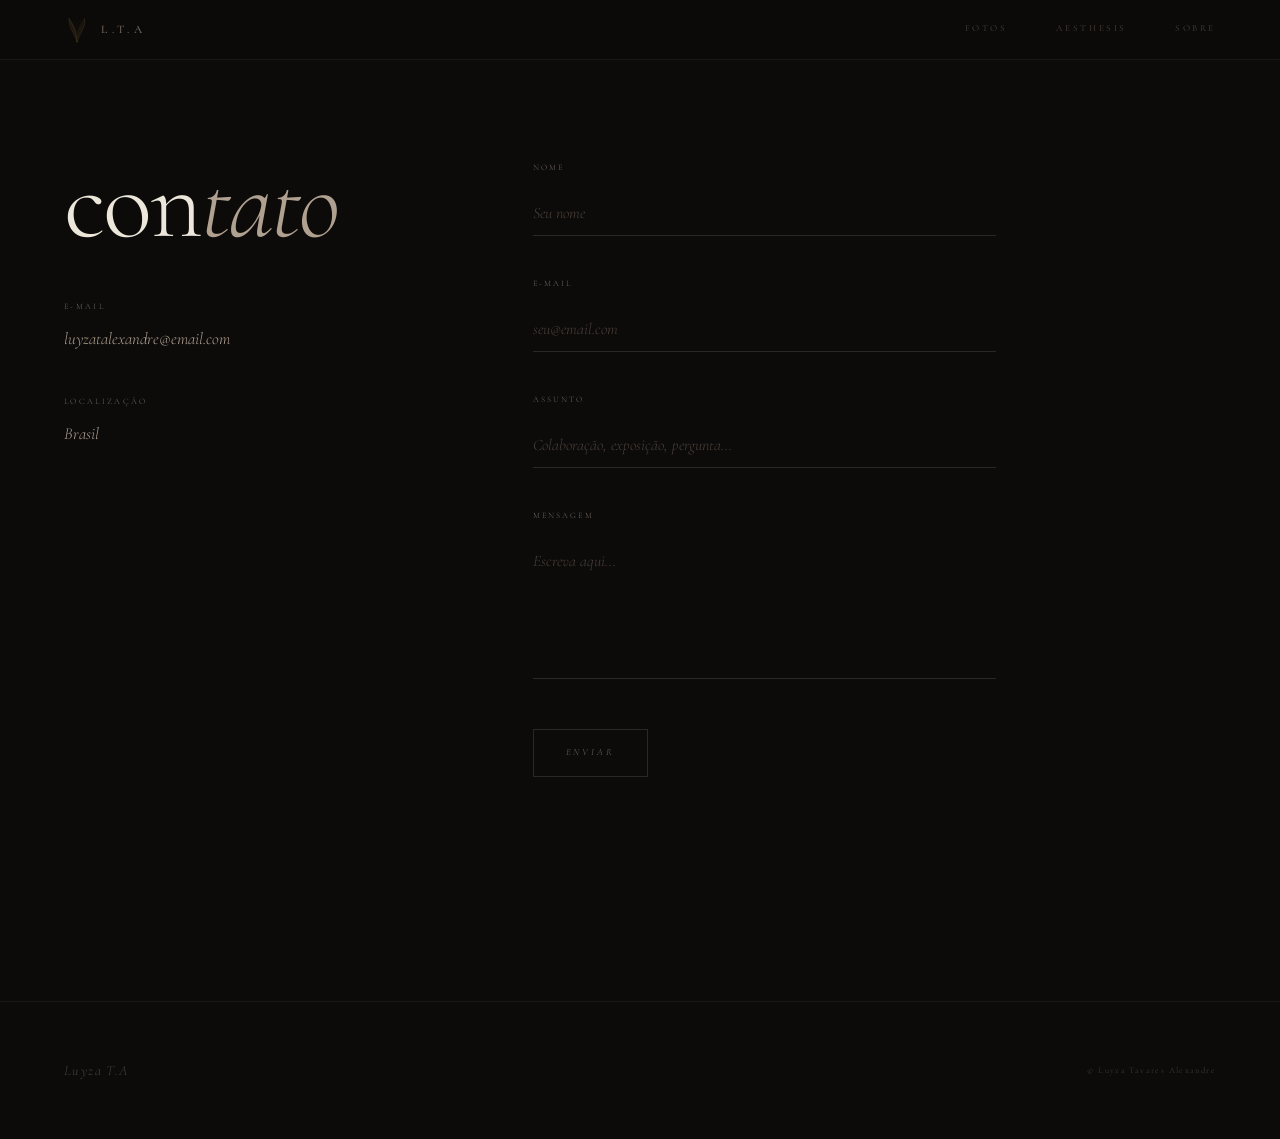
<file: contato.html>
﻿<!DOCTYPE html>
<html lang="pt">
<head>
  <meta charset="UTF-8">
  <meta name="viewport" content="width=device-width, initial-scale=1.0">
  <meta name="description" content="Contato — Luyza Tavares Alexandre">
  <title>Contato — Luyza T.A</title>
  <link rel="preconnect" href="https://fonts.googleapis.com">
  <link rel="preconnect" href="https://fonts.gstatic.com" crossorigin>
  <link href="https://fonts.googleapis.com/css2?family=Cormorant+Garamond:ital,wght@0,300;0,400;0,600;1,300;1,400;1,600&family=EB+Garamond:ital,wght@0,400;0,500;1,400;1,500&display=swap" rel="stylesheet">
  <link rel="stylesheet" href="css/style.css">
</head>
<body>

  <nav id="nav">
    <a href="index.html" class="nav-brand">
      <svg class="nav-feather" viewBox="0 0 100 120" fill="none" xmlns="http://www.w3.org/2000/svg" aria-hidden="true">
        <path d="M50 115 C48 95 44 72 36 52 C28 32 18 18 10 8" stroke="currentColor" stroke-width="1.8" stroke-linecap="round" fill="none"/>
        <path d="M50 115 C58 90 72 68 80 48 C88 28 88 12 84 6 C78 14 68 30 58 50 C50 68 46 90 50 115Z" fill="currentColor" opacity="0.18"/>
        <path d="M50 115 C58 90 72 68 80 48 C88 28 88 12 84 6" stroke="currentColor" stroke-width="1.4" stroke-linecap="round" fill="none"/>
        <path d="M50 115 C42 90 28 68 20 48 C12 28 12 12 16 6 C22 14 32 30 42 50 C50 68 54 90 50 115Z" fill="currentColor" opacity="0.18"/>
        <path d="M50 115 C42 90 28 68 20 48 C12 28 12 12 16 6" stroke="currentColor" stroke-width="1.4" stroke-linecap="round" fill="none"/>
        <path d="M50 6 C52 2 54 0 54 0 C52 4 50 6 50 6 C50 6 48 4 46 0 C46 0 48 2 50 6Z" fill="currentColor"/>
        <path d="M52 95 C60 88 68 82 76 74" stroke="currentColor" stroke-width="0.8" stroke-linecap="round" opacity="0.55" fill="none"/>
        <path d="M51 80 C60 72 70 65 78 57" stroke="currentColor" stroke-width="0.8" stroke-linecap="round" opacity="0.55" fill="none"/>
        <path d="M50 65 C59 56 68 48 76 40" stroke="currentColor" stroke-width="0.8" stroke-linecap="round" opacity="0.55" fill="none"/>
        <path d="M49 50 C57 41 65 33 72 25" stroke="currentColor" stroke-width="0.8" stroke-linecap="round" opacity="0.55" fill="none"/>
        <path d="M48 36 C54 28 60 20 66 13" stroke="currentColor" stroke-width="0.8" stroke-linecap="round" opacity="0.55" fill="none"/>
        <path d="M48 95 C40 88 32 82 24 74" stroke="currentColor" stroke-width="0.8" stroke-linecap="round" opacity="0.55" fill="none"/>
        <path d="M49 80 C40 72 30 65 22 57" stroke="currentColor" stroke-width="0.8" stroke-linecap="round" opacity="0.55" fill="none"/>
        <path d="M50 65 C41 56 32 48 24 40" stroke="currentColor" stroke-width="0.8" stroke-linecap="round" opacity="0.55" fill="none"/>
        <path d="M51 50 C43 41 35 33 28 25" stroke="currentColor" stroke-width="0.8" stroke-linecap="round" opacity="0.55" fill="none"/>
        <path d="M52 36 C46 28 40 20 34 13" stroke="currentColor" stroke-width="0.8" stroke-linecap="round" opacity="0.55" fill="none"/>
        <path d="M50 115 C47 110 44 108 42 112" stroke="currentColor" stroke-width="1.2" stroke-linecap="round" fill="none" opacity="0.6"/>
        <path d="M50 115 C53 110 56 108 58 112" stroke="currentColor" stroke-width="1.2" stroke-linecap="round" fill="none" opacity="0.6"/>
      </svg>
      L.T.A
    </a>
    <button class="nav-toggle" aria-label="Abrir menu" aria-expanded="false">
      <span></span><span></span>
    </button>
    <div class="nav-links">
      <a href="fotos.html">fotos</a>
      <a href="aesthesis.html">aesthesis</a>
      <a href="sobre.html">sobre</a>
    </div>
  </nav>

  <div class="page">

    <div class="contato-layout">

      <!-- ── INFO ──────────────────────────────────────────── -->
      <div class="contato-info">

        <h1 class="page-title reveal">con<em>tato</em></h1>

        <div class="contact-item reveal reveal-delay-1">
          <p class="contact-label">e-mail</p>
          <!-- Replace with your actual email -->
          <a href="mailto:luyzatalexandre@email.com" class="contact-value">
            luyzatalexandre@email.com
          </a>
        </div>

        <div class="contact-item reveal reveal-delay-2">
          <p class="contact-label">localização</p>
          <p class="contact-value">Brasil</p>
        </div>


      </div>

      <!-- ── FORM ───────────────────────────────────────────── -->
      <div class="contact-form reveal reveal-delay-1">
        <!--
          Para receber mensagens do formulário, conecte-o a um serviço como:
          - Formspree (formspree.io) — basta trocar o action abaixo
          - Netlify Forms — adicione data-netlify="true" no <form>
          - EmailJS — configure via JavaScript
        -->
        <form action="#" method="POST" novalidate>

          <div class="form-group">
            <label class="form-label" for="name">nome</label>
            <input
              class="form-input"
              type="text"
              id="name"
              name="name"
              placeholder="Seu nome"
              required
            >
          </div>

          <div class="form-group">
            <label class="form-label" for="email">e-mail</label>
            <input
              class="form-input"
              type="email"
              id="email"
              name="email"
              placeholder="seu@email.com"
              required
            >
          </div>

          <div class="form-group">
            <label class="form-label" for="assunto">assunto</label>
            <input
              class="form-input"
              type="text"
              id="assunto"
              name="assunto"
              placeholder="Colaboração, exposição, pergunta..."
            >
          </div>

          <div class="form-group">
            <label class="form-label" for="mensagem">mensagem</label>
            <textarea
              class="form-textarea"
              id="mensagem"
              name="mensagem"
              placeholder="Escreva aqui..."
              required
            ></textarea>
          </div>

          <button type="submit" class="btn-submit">
            enviar
          </button>

        </form>
      </div>

    </div>

    <!-- ── FOOTER ─────────────────────────────────────────── -->
    <footer>
      <span class="footer-name">Luyza T.A</span>
      <span class="footer-copy">
        &copy; Luyza Tavares Alexandre
      </span>
    </footer>

  </div><!-- .page -->

  <script src="js/main.js"></script>
</body>
</html>
</file>
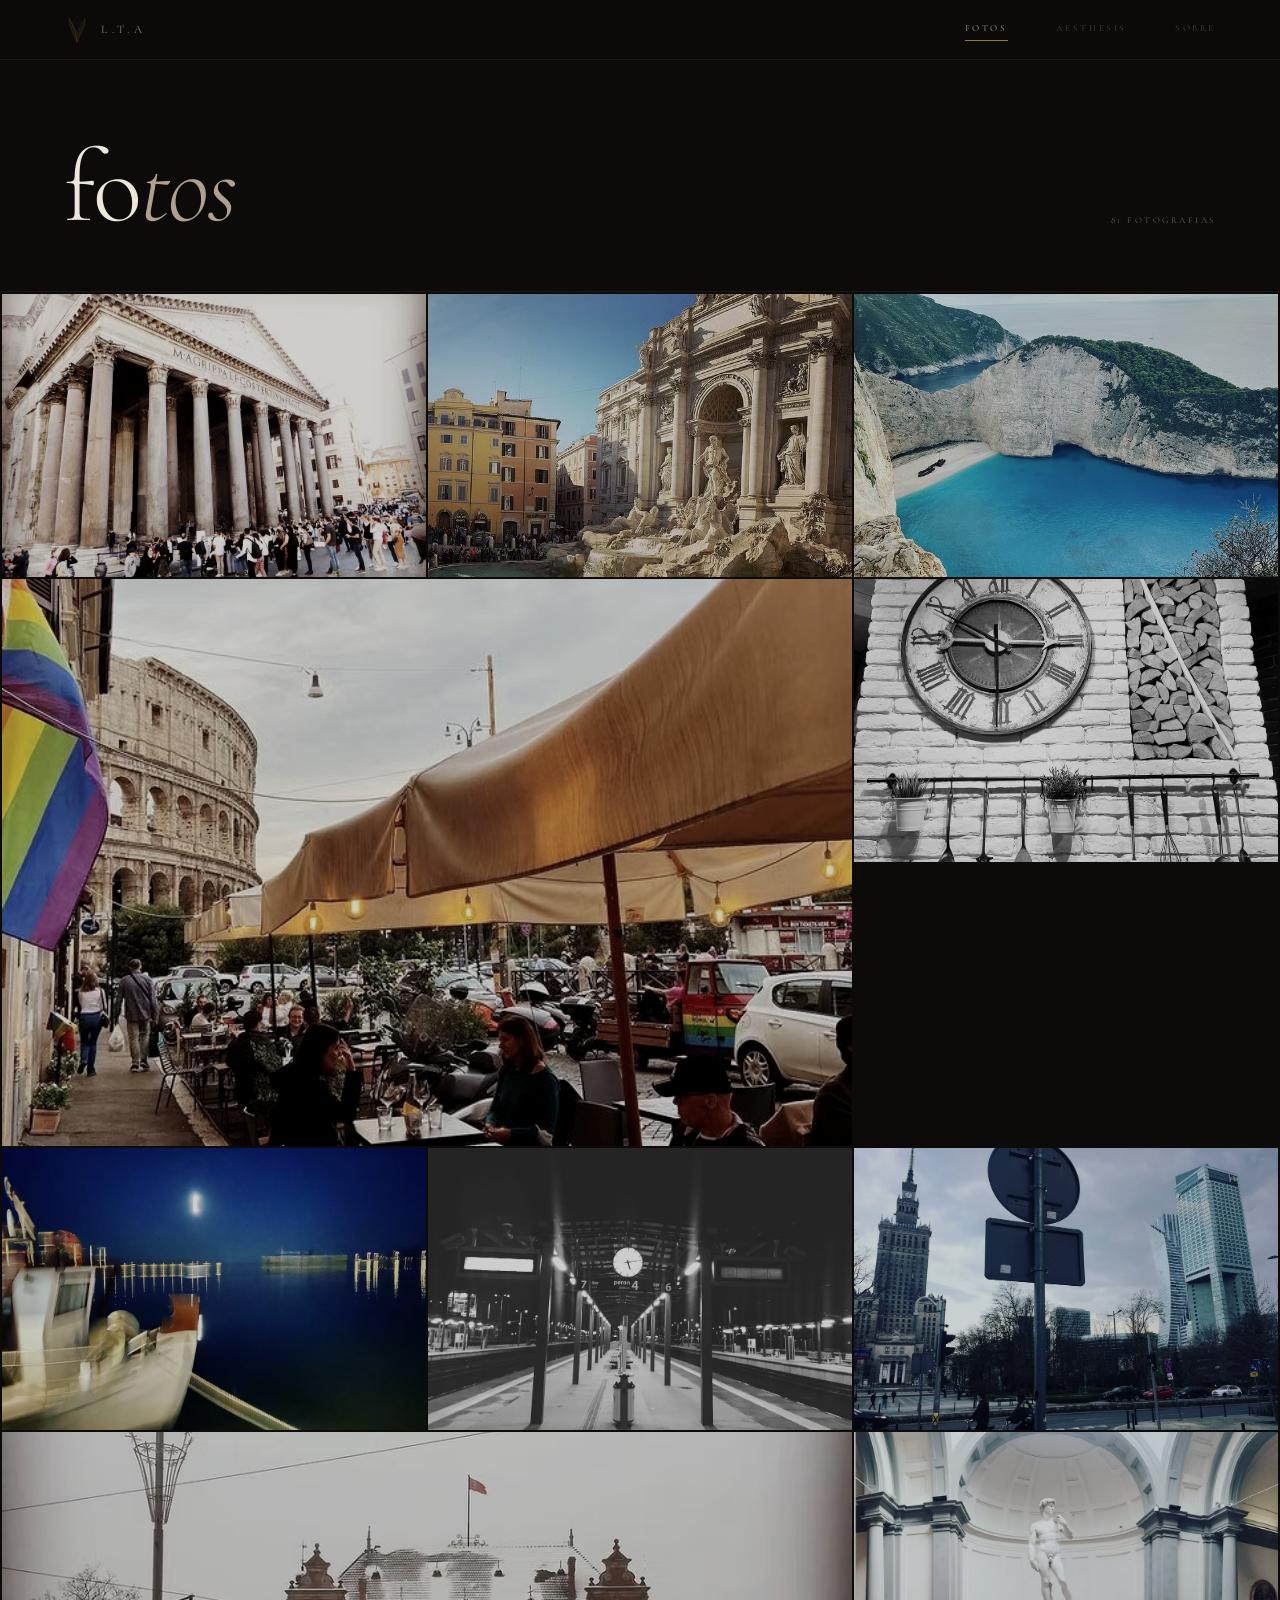
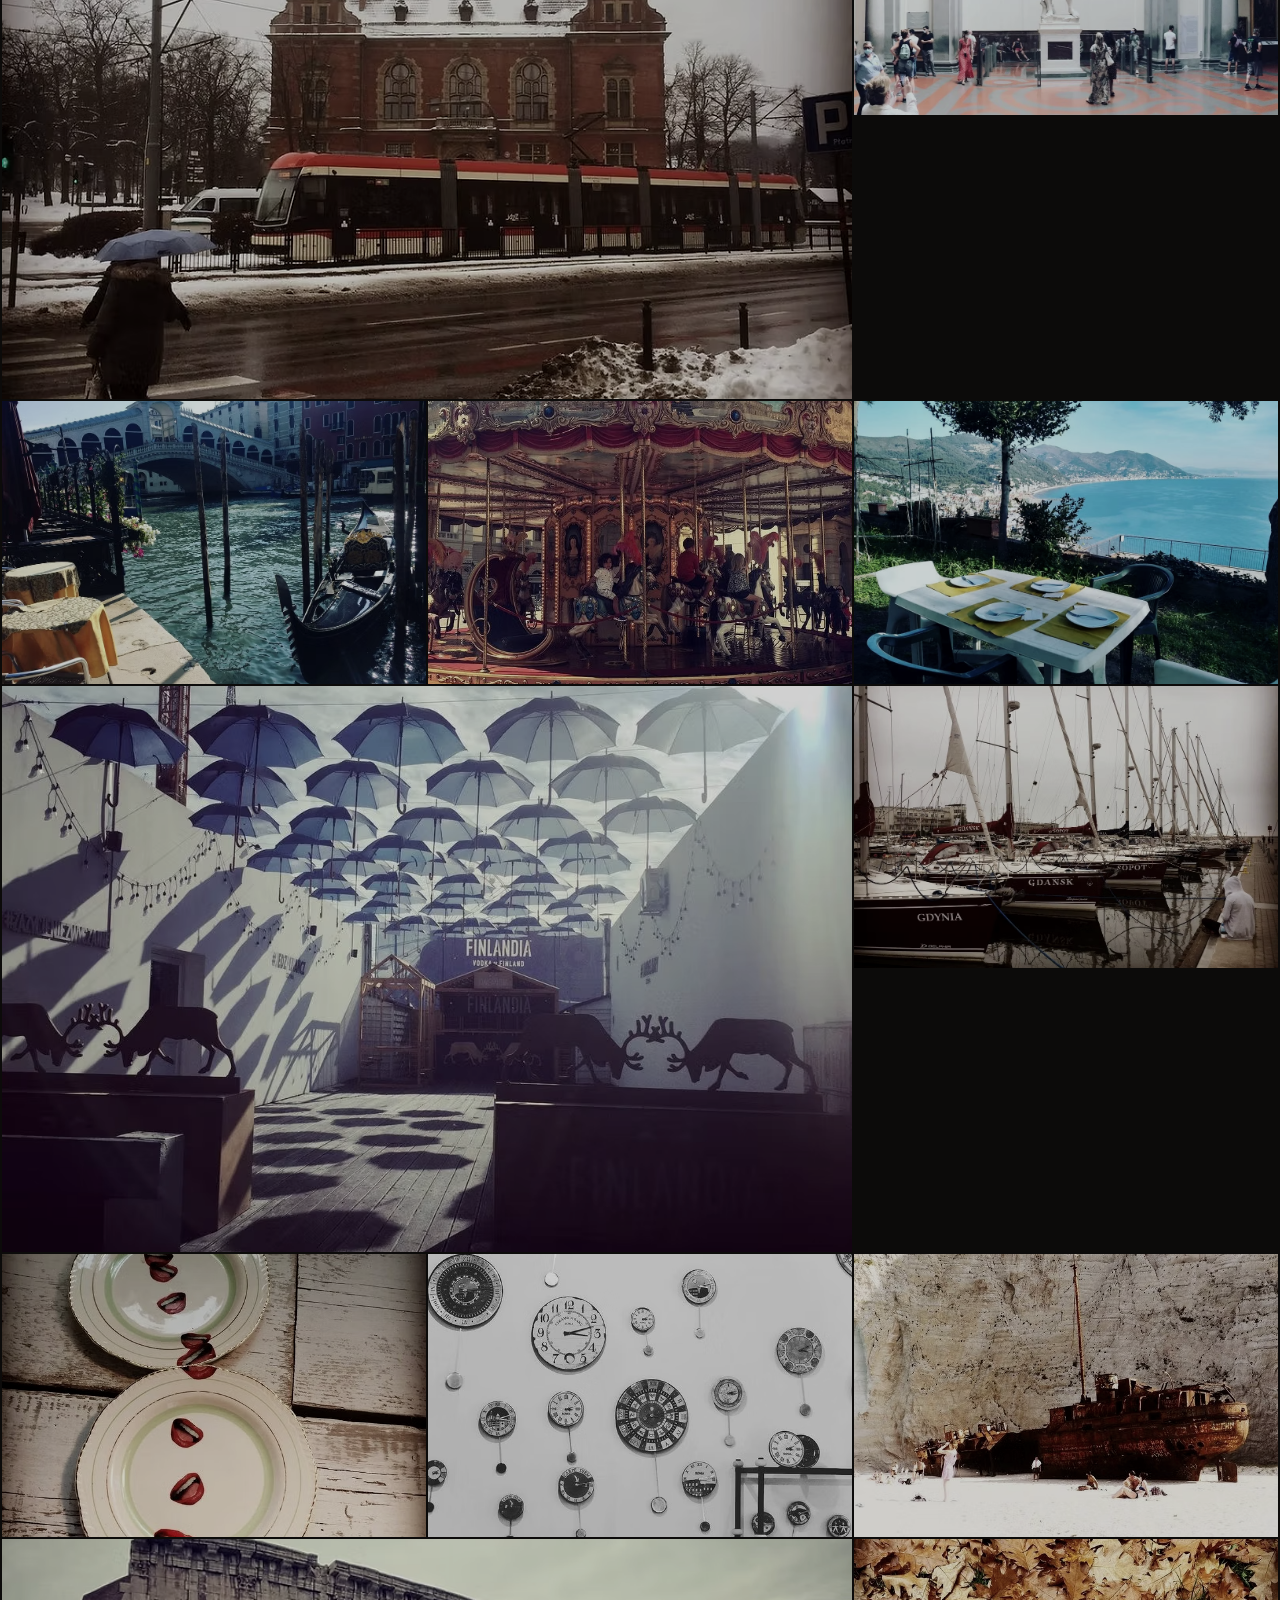
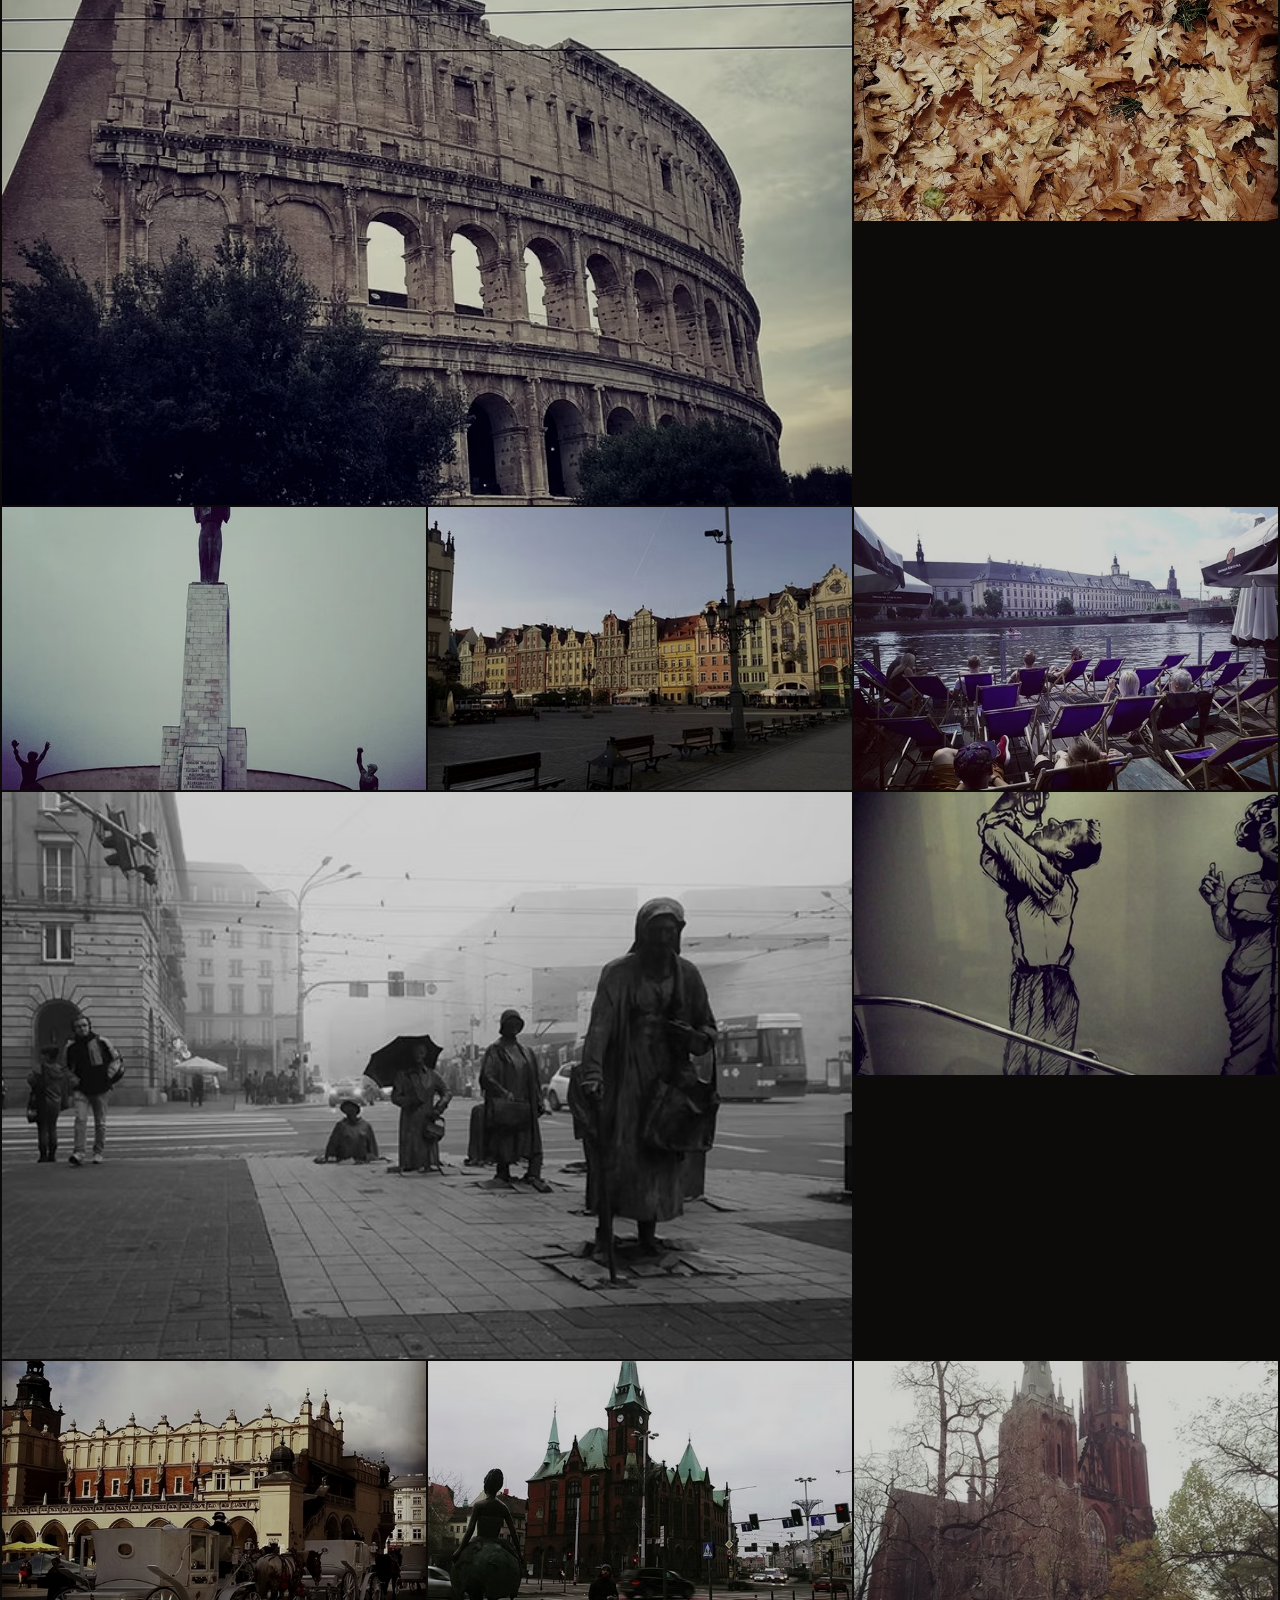
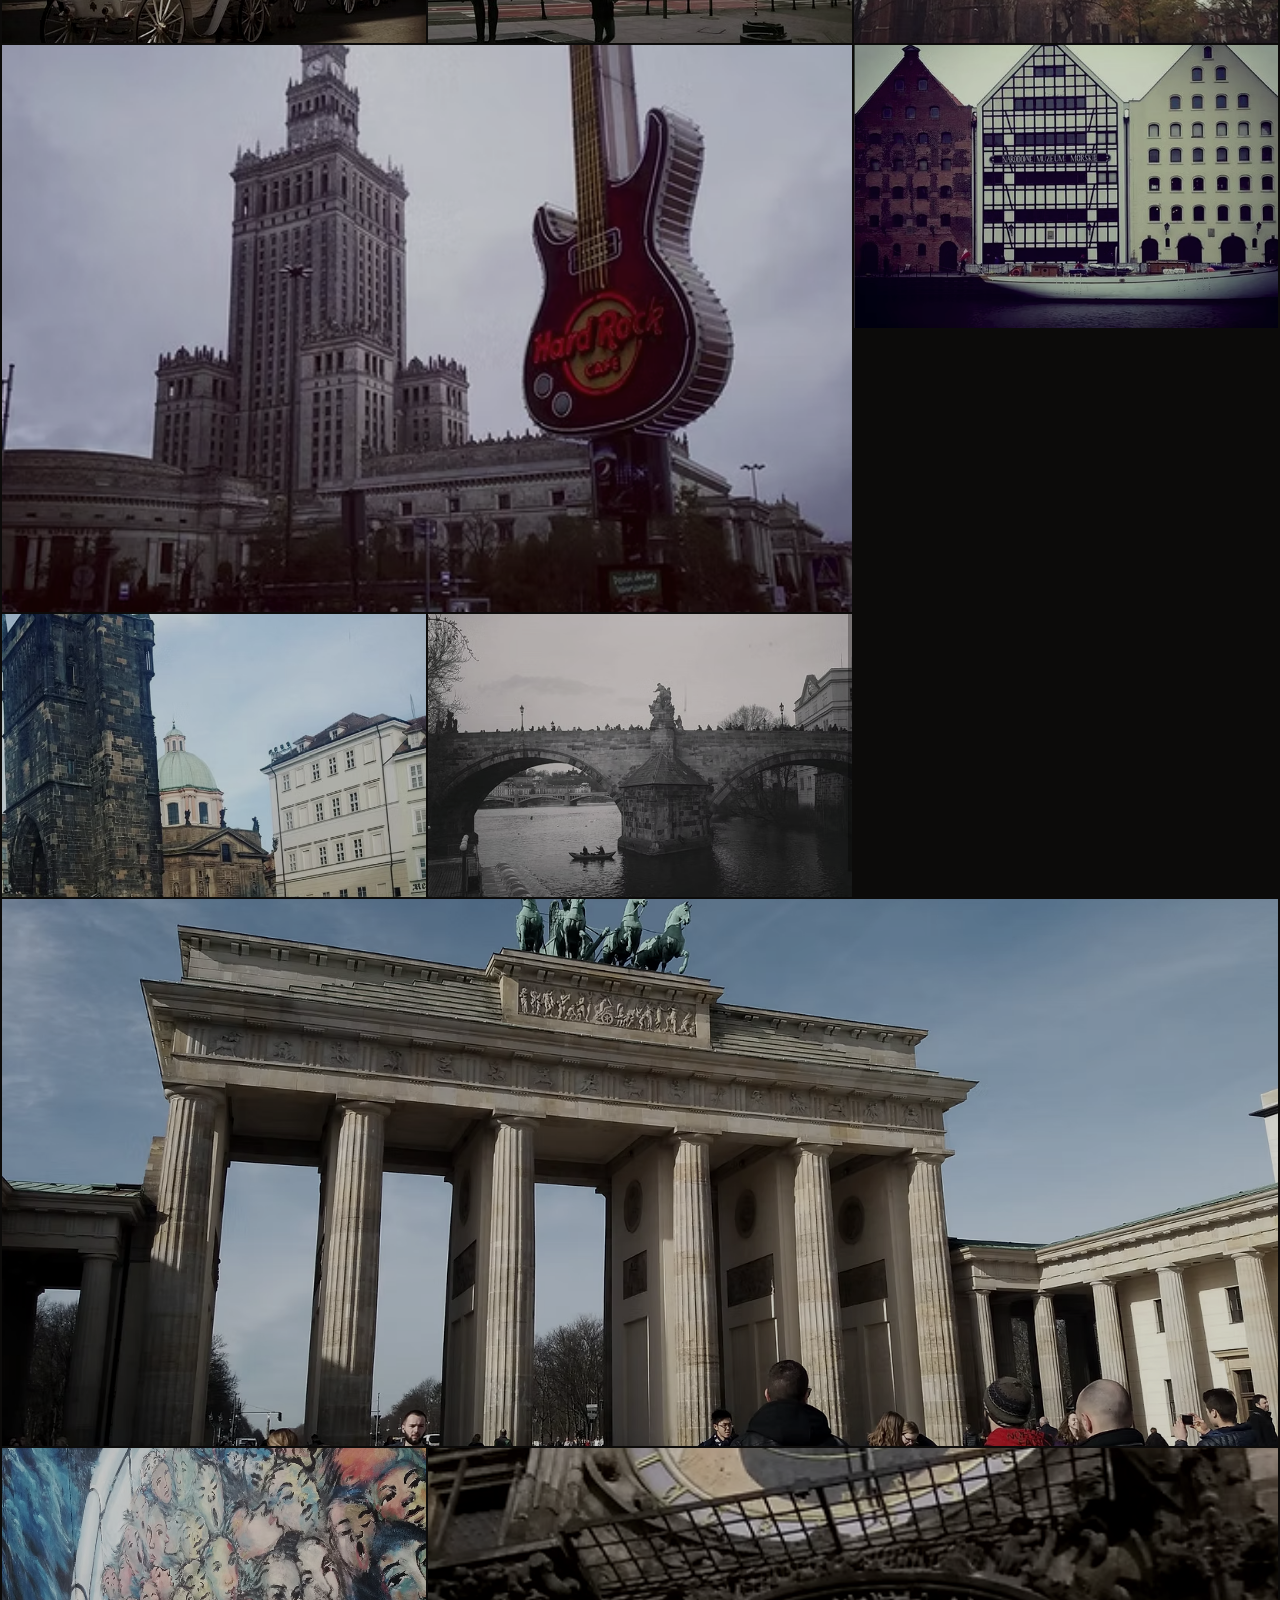
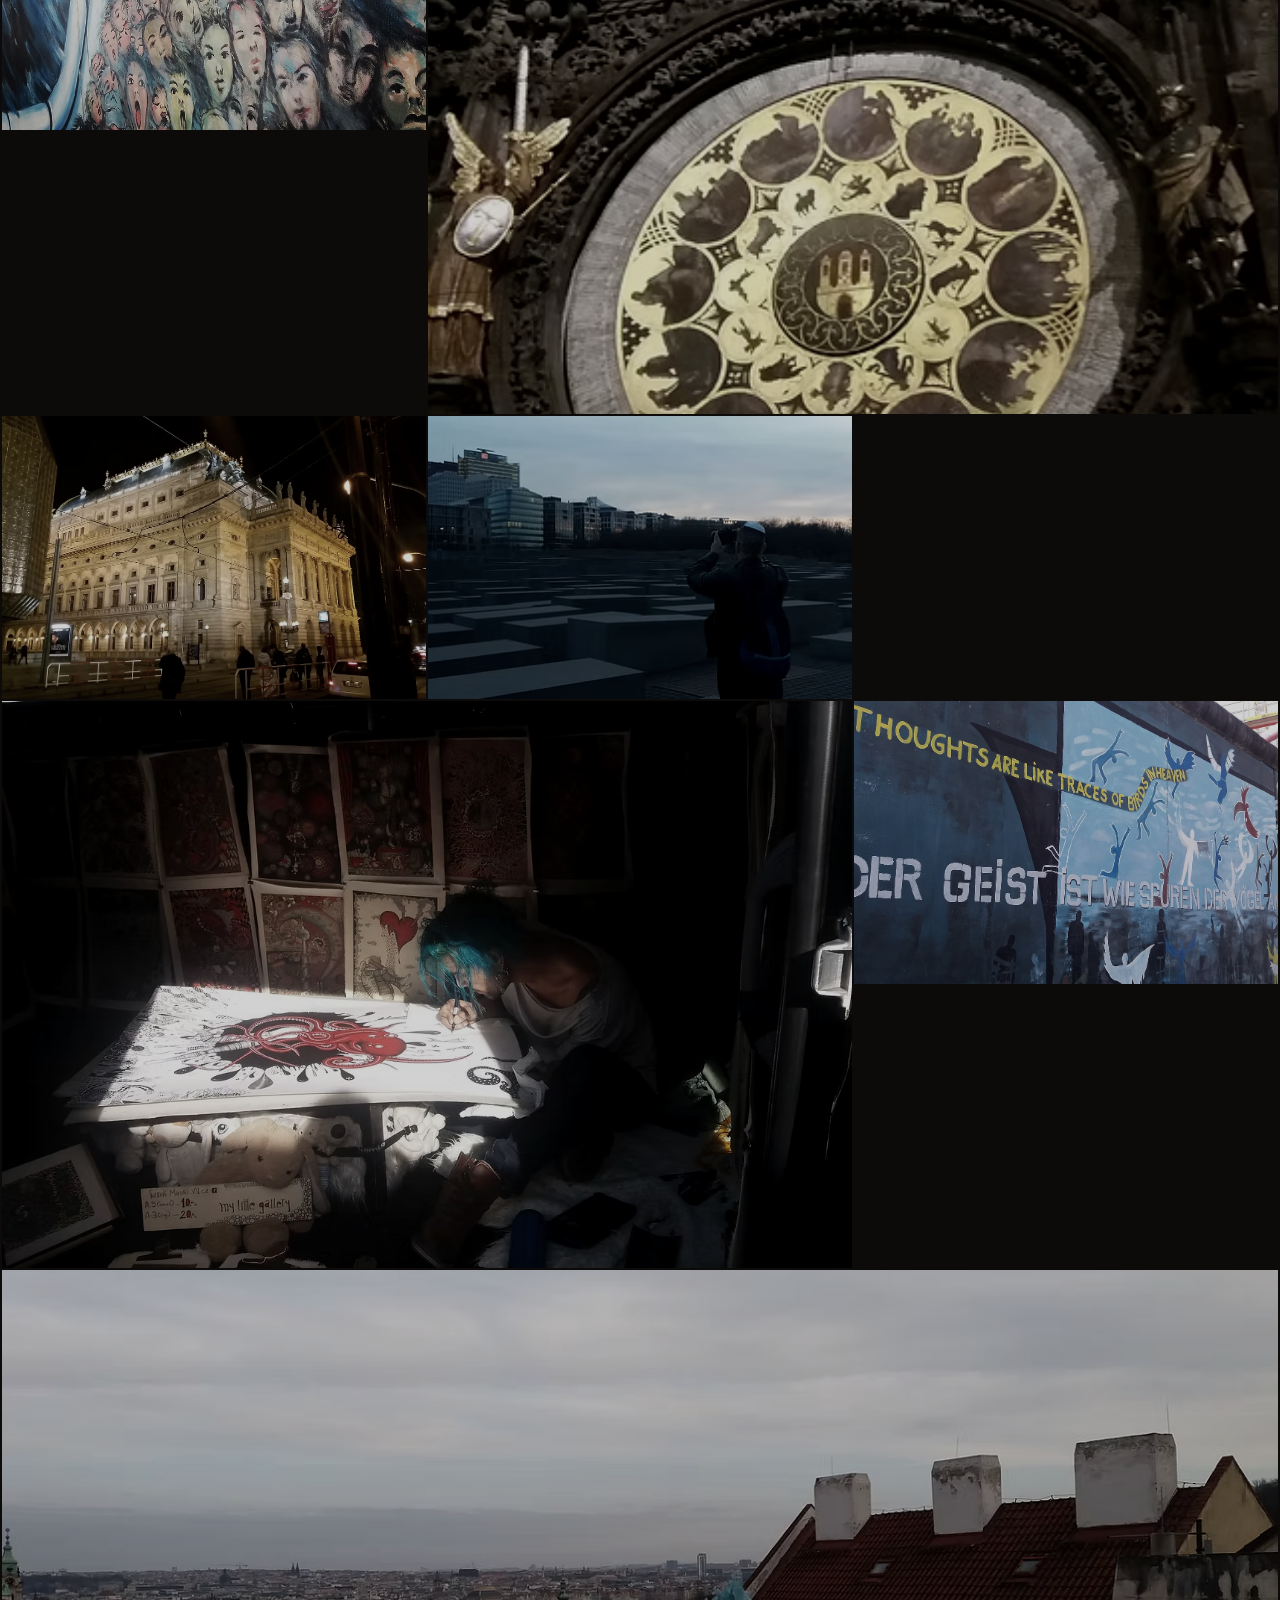
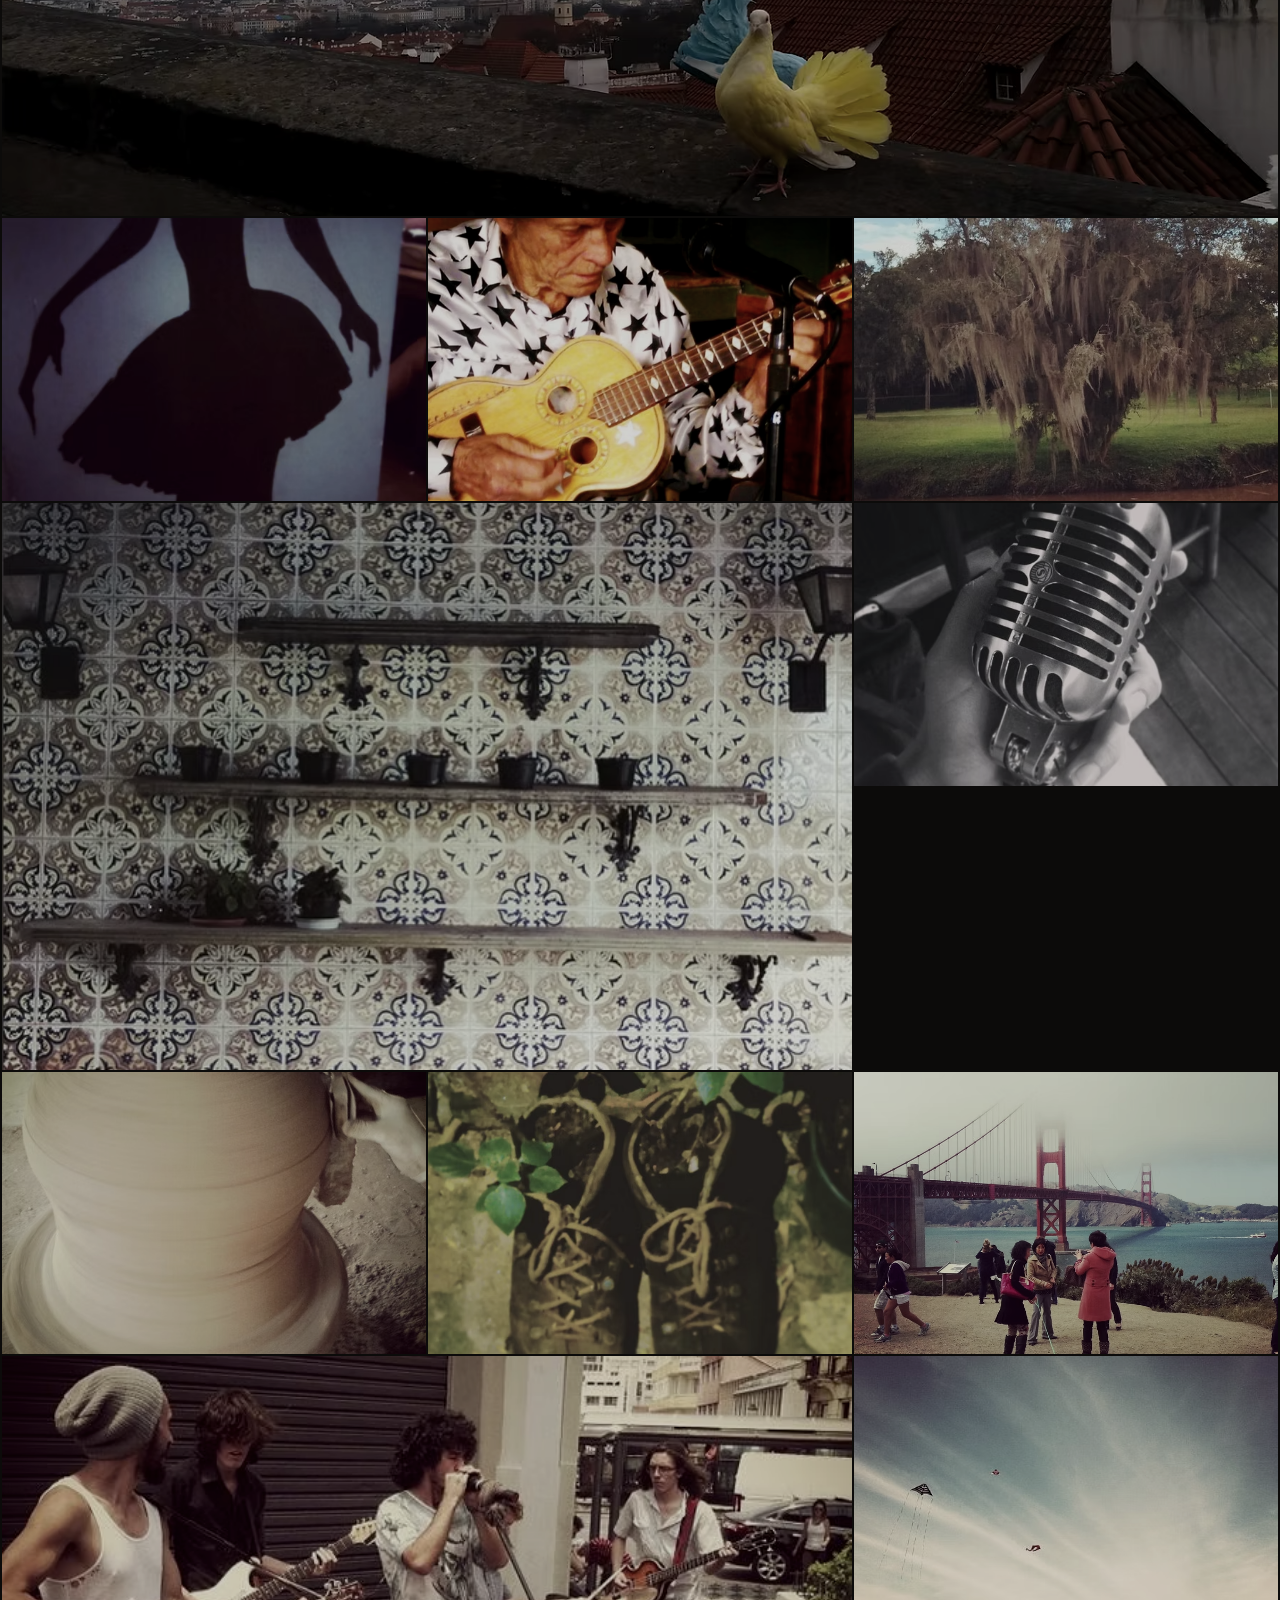
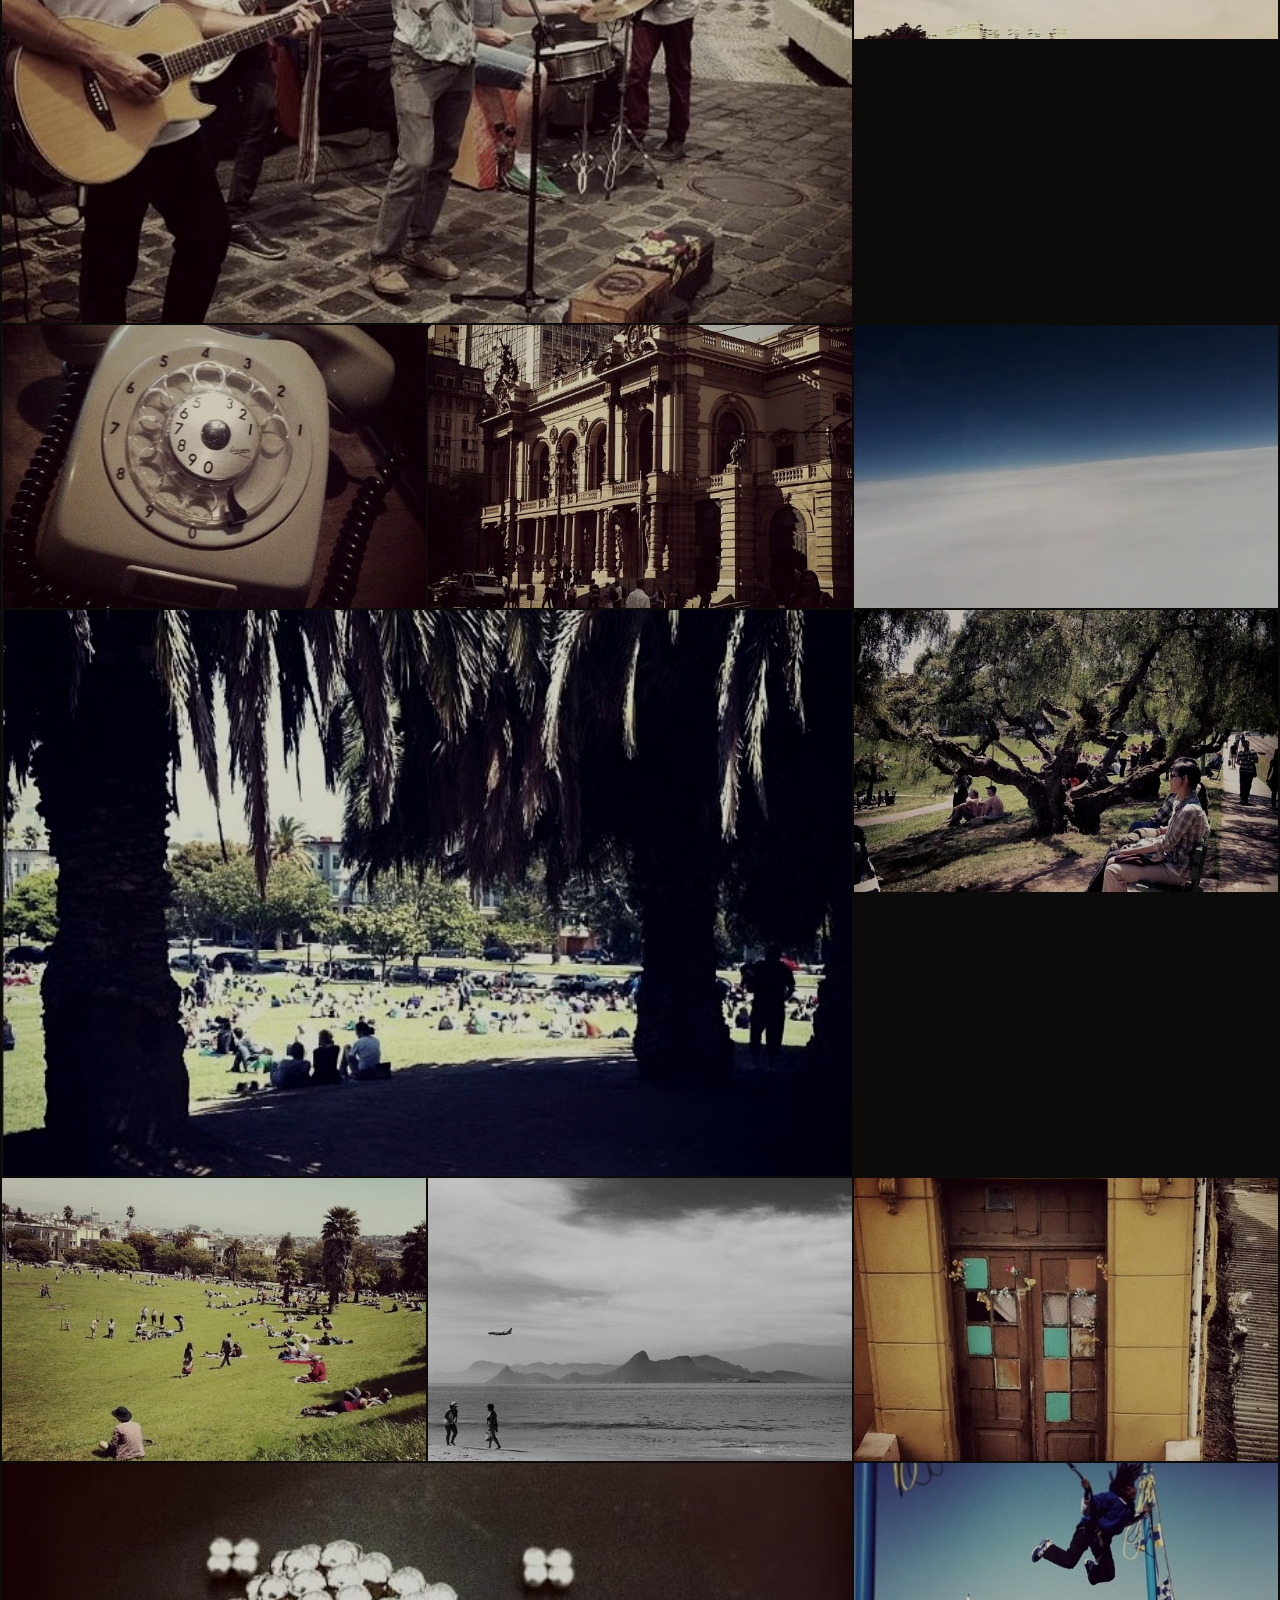
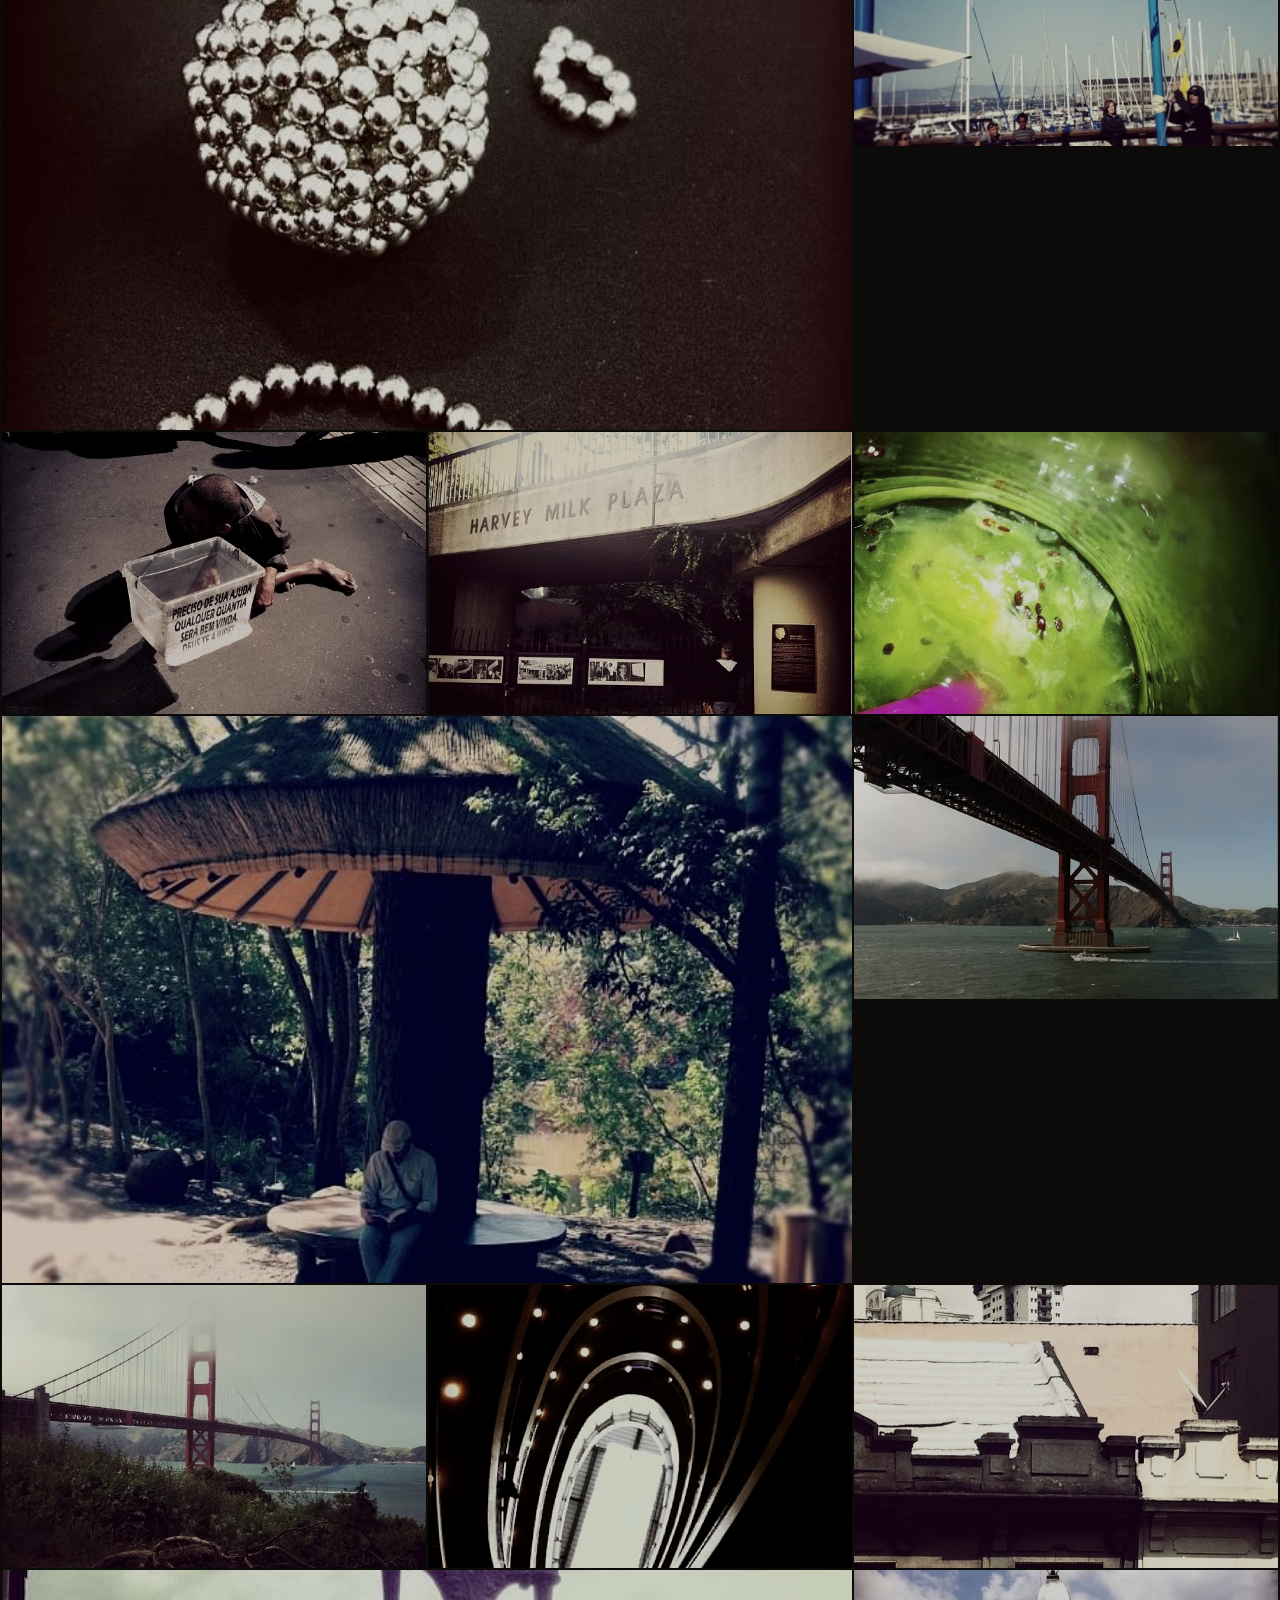
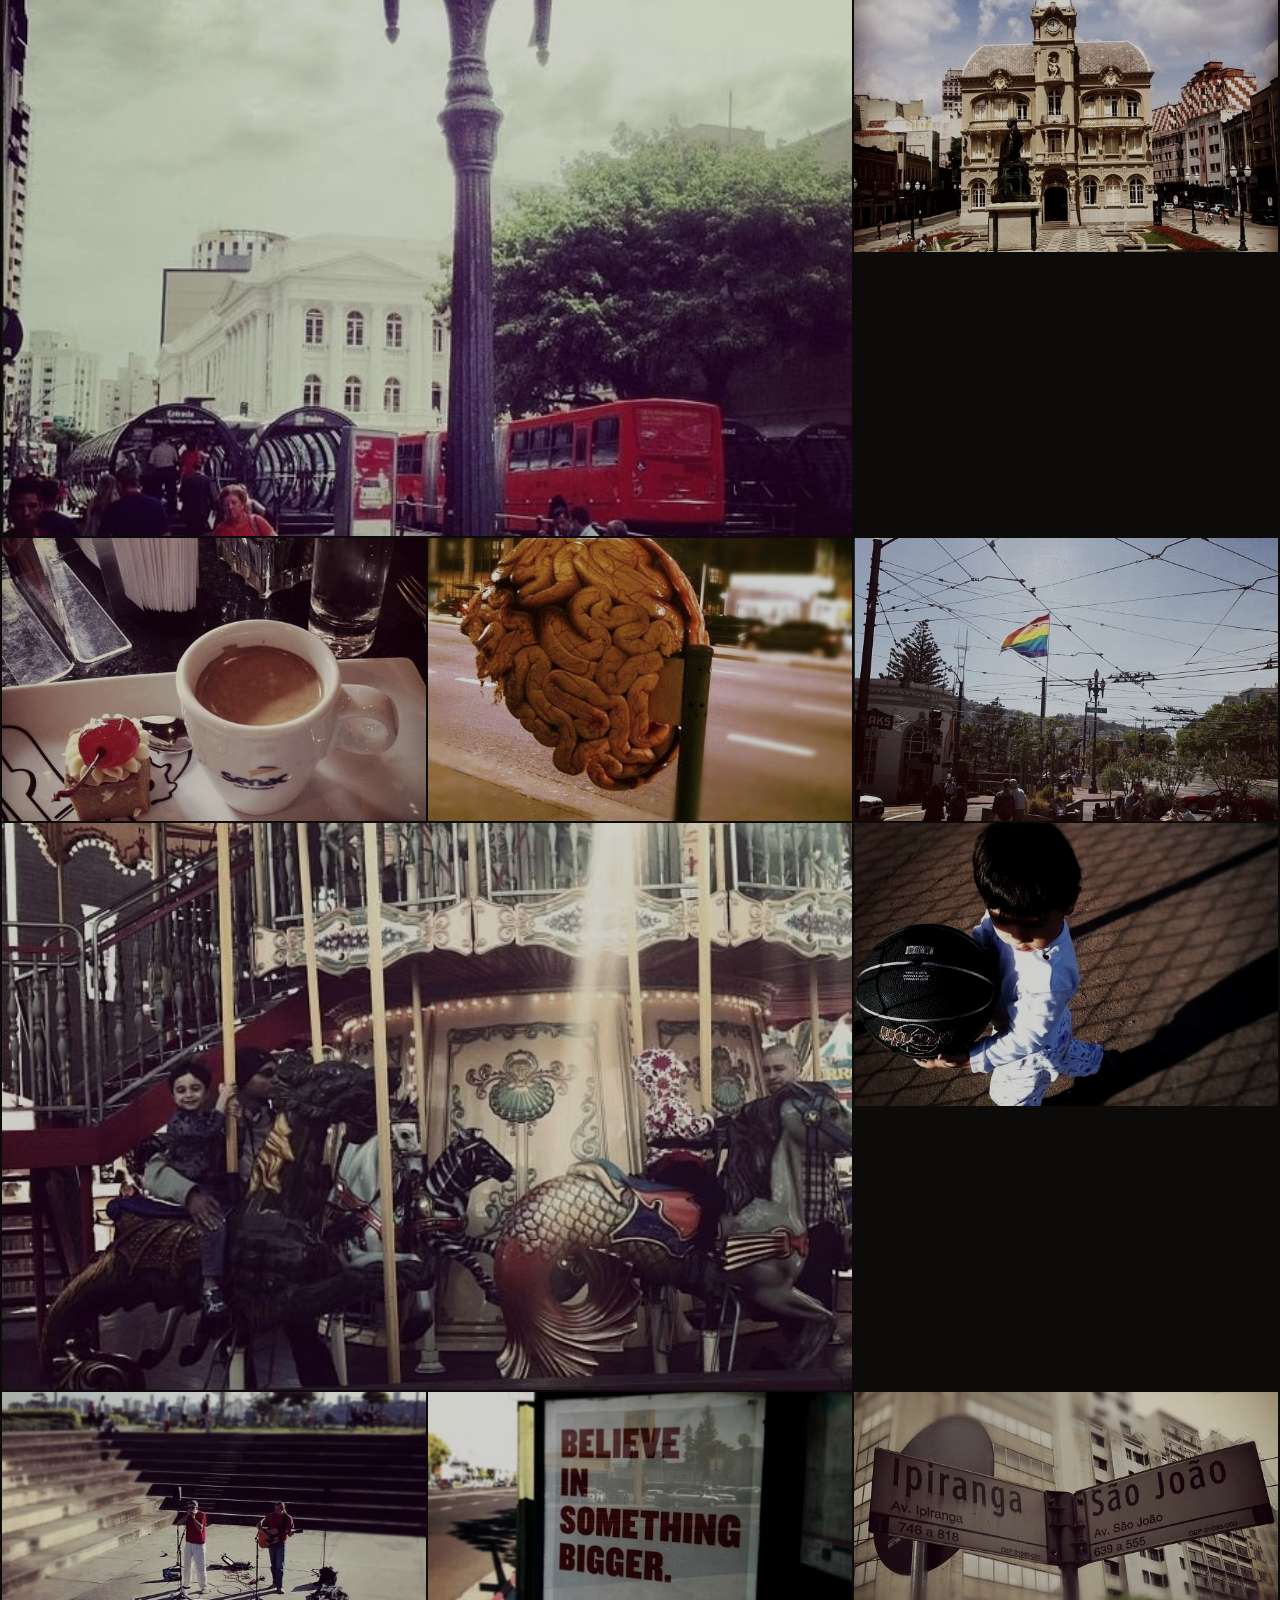
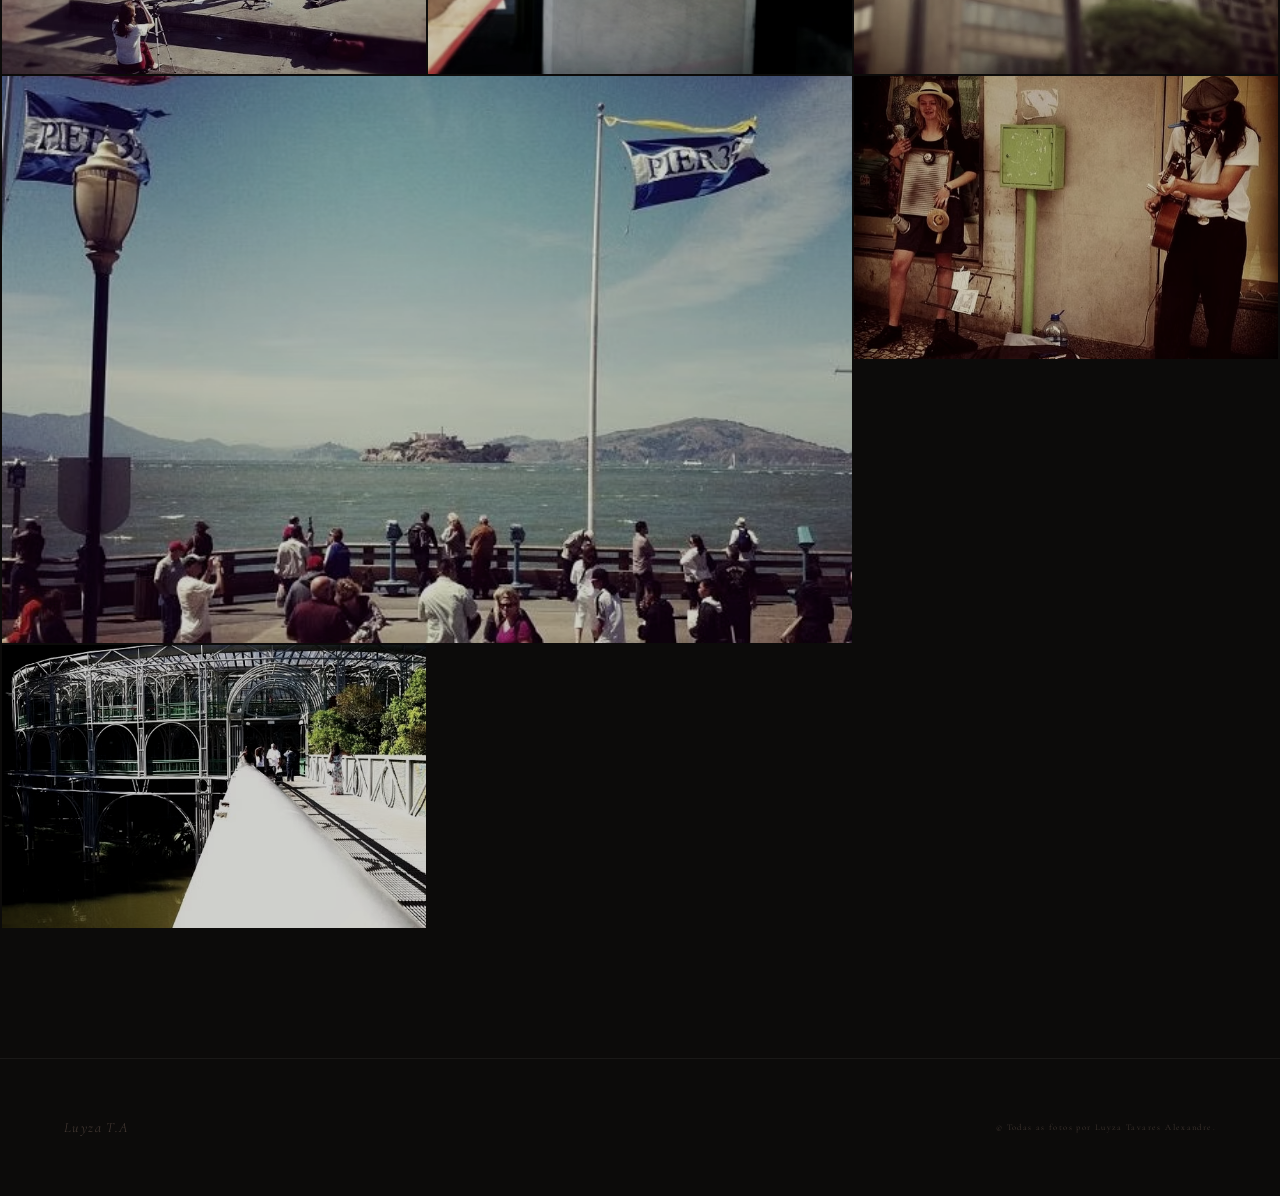
<file: fotos.html>
﻿<!DOCTYPE html>
<html lang="pt">
<head>
  <meta charset="UTF-8">
  <meta name="viewport" content="width=device-width, initial-scale=1.0">
  <meta name="description" content="Galeria de fotos — Luyza Tavares Alexandre">
  <title>Fotos — Luyza T.A</title>
  <link rel="preconnect" href="https://fonts.googleapis.com">
  <link rel="preconnect" href="https://fonts.gstatic.com" crossorigin>
  <link href="https://fonts.googleapis.com/css2?family=Cormorant+Garamond:ital,wght@0,300;0,400;0,600;1,300;1,400;1,600&family=EB+Garamond:ital,wght@0,400;0,500;1,400;1,500&display=swap" rel="stylesheet">
  <link rel="stylesheet" href="css/style.css">
</head>
<body>

  <nav id="nav">
    <a href="index.html" class="nav-brand">
      <svg class="nav-feather" viewBox="0 0 100 120" fill="none" xmlns="http://www.w3.org/2000/svg" aria-hidden="true">
        <path d="M50 115 C48 95 44 72 36 52 C28 32 18 18 10 8" stroke="currentColor" stroke-width="1.8" stroke-linecap="round" fill="none"/>
        <path d="M50 115 C58 90 72 68 80 48 C88 28 88 12 84 6 C78 14 68 30 58 50 C50 68 46 90 50 115Z" fill="currentColor" opacity="0.18"/>
        <path d="M50 115 C58 90 72 68 80 48 C88 28 88 12 84 6" stroke="currentColor" stroke-width="1.4" stroke-linecap="round" fill="none"/>
        <path d="M50 115 C42 90 28 68 20 48 C12 28 12 12 16 6 C22 14 32 30 42 50 C50 68 54 90 50 115Z" fill="currentColor" opacity="0.18"/>
        <path d="M50 115 C42 90 28 68 20 48 C12 28 12 12 16 6" stroke="currentColor" stroke-width="1.4" stroke-linecap="round" fill="none"/>
        <path d="M50 6 C52 2 54 0 54 0 C52 4 50 6 50 6 C50 6 48 4 46 0 C46 0 48 2 50 6Z" fill="currentColor"/>
        <path d="M52 95 C60 88 68 82 76 74" stroke="currentColor" stroke-width="0.8" stroke-linecap="round" opacity="0.55" fill="none"/>
        <path d="M51 80 C60 72 70 65 78 57" stroke="currentColor" stroke-width="0.8" stroke-linecap="round" opacity="0.55" fill="none"/>
        <path d="M50 65 C59 56 68 48 76 40" stroke="currentColor" stroke-width="0.8" stroke-linecap="round" opacity="0.55" fill="none"/>
        <path d="M49 50 C57 41 65 33 72 25" stroke="currentColor" stroke-width="0.8" stroke-linecap="round" opacity="0.55" fill="none"/>
        <path d="M48 36 C54 28 60 20 66 13" stroke="currentColor" stroke-width="0.8" stroke-linecap="round" opacity="0.55" fill="none"/>
        <path d="M48 95 C40 88 32 82 24 74" stroke="currentColor" stroke-width="0.8" stroke-linecap="round" opacity="0.55" fill="none"/>
        <path d="M49 80 C40 72 30 65 22 57" stroke="currentColor" stroke-width="0.8" stroke-linecap="round" opacity="0.55" fill="none"/>
        <path d="M50 65 C41 56 32 48 24 40" stroke="currentColor" stroke-width="0.8" stroke-linecap="round" opacity="0.55" fill="none"/>
        <path d="M51 50 C43 41 35 33 28 25" stroke="currentColor" stroke-width="0.8" stroke-linecap="round" opacity="0.55" fill="none"/>
        <path d="M52 36 C46 28 40 20 34 13" stroke="currentColor" stroke-width="0.8" stroke-linecap="round" opacity="0.55" fill="none"/>
        <path d="M50 115 C47 110 44 108 42 112" stroke="currentColor" stroke-width="1.2" stroke-linecap="round" fill="none" opacity="0.6"/>
        <path d="M50 115 C53 110 56 108 58 112" stroke="currentColor" stroke-width="1.2" stroke-linecap="round" fill="none" opacity="0.6"/>
      </svg>
      L.T.A
    </a>
    <button class="nav-toggle" aria-label="Abrir menu" aria-expanded="false">
      <span></span><span></span>
    </button>
    <div class="nav-links">
      <a href="fotos.html">fotos</a>
      <a href="aesthesis.html">aesthesis</a>
      <a href="sobre.html">sobre</a>
    </div>
  </nav>

  <div class="page">

    <header class="page-header">
      <div class="page-header-inner">
        <h1 class="page-title">fo<em>tos</em></h1>
        <p class="page-subtitle">81 fotografias</p>
      </div>
    </header>

    <main class="photo-gallery">

      <!-- 01 -->
      <article class="photo-item">
        <img src="assets/ee79c7_f453c17e71a6443196cc534ceef9de86~mv2.avif" alt="fotografia" loading="lazy">
        <div class="photo-overlay"><p class="overlay-num">01</p></div>
      </article>

      <!-- 02 -->
      <article class="photo-item">
        <img src="assets/ee79c7_f1f7a84332784957a2c946e51dc2d0bd~mv2.avif" alt="fotografia" loading="lazy">
        <div class="photo-overlay"><p class="overlay-num">02</p></div>
      </article>

      <!-- 03 -->
      <article class="photo-item">
        <img src="assets/ee79c7_7536b16e6e90425d9b7cb1e5e6fe02ee~mv2.avif" alt="fotografia" loading="lazy">
        <div class="photo-overlay"><p class="overlay-num">03</p></div>
      </article>

      <!-- 04 — wide -->
      <article class="photo-item wide">
        <img src="assets/ee79c7_f98555fc46634228aec4000e157f4d04~mv2.avif" alt="fotografia" loading="lazy">
        <div class="photo-overlay"><p class="overlay-num">04</p></div>
      </article>

      <!-- 05 -->
      <article class="photo-item">
        <img src="assets/ee79c7_19d95693e07f4ac1b8c4690dd281a62a~mv2.avif" alt="fotografia" loading="lazy">
        <div class="photo-overlay"><p class="overlay-num">05</p></div>
      </article>

      <!-- 06 -->
      <article class="photo-item">
        <img src="assets/ee79c7_d12f5cc87d654e4b8e948c680c940800~mv2.avif" alt="fotografia" loading="lazy">
        <div class="photo-overlay"><p class="overlay-num">06</p></div>
      </article>

      <!-- 07 -->
      <article class="photo-item">
        <img src="assets/ee79c7_3307c08755d945278e48b9e952ef0aec~mv2.avif" alt="fotografia" loading="lazy">
        <div class="photo-overlay"><p class="overlay-num">07</p></div>
      </article>

      <!-- 08 -->
      <article class="photo-item">
        <img src="assets/ee79c7_e8b50d9dbfe34776bf13078f5d267b31~mv2.avif" alt="fotografia" loading="lazy">
        <div class="photo-overlay"><p class="overlay-num">08</p></div>
      </article>

      <!-- 09 — wide -->
      <article class="photo-item wide">
        <img src="assets/ee79c7_ea0ad84c1cad401d95b9753d60e612d3~mv2.avif" alt="fotografia" loading="lazy">
        <div class="photo-overlay"><p class="overlay-num">09</p></div>
      </article>

      <!-- 10 -->
      <article class="photo-item">
        <img src="assets/ee79c7_43ed91a305e44f3b92e30f91baee698b~mv2.avif" alt="fotografia" loading="lazy">
        <div class="photo-overlay"><p class="overlay-num">10</p></div>
      </article>

      <!-- 11 -->
      <article class="photo-item">
        <img src="assets/ee79c7_d7da3619a9234754bb097d5298f78697~mv2.avif" alt="fotografia" loading="lazy">
        <div class="photo-overlay"><p class="overlay-num">11</p></div>
      </article>

      <!-- 12 -->
      <article class="photo-item">
        <img src="assets/ee79c7_eb4b7f0656264840a968431abc38edfe~mv2.avif" alt="fotografia" loading="lazy">
        <div class="photo-overlay"><p class="overlay-num">12</p></div>
      </article>

      <!-- 13 -->
      <article class="photo-item">
        <img src="assets/ee79c7_947eee1444184f2e9ecc7fba304e8ccc~mv2.avif" alt="fotografia" loading="lazy">
        <div class="photo-overlay"><p class="overlay-num">13</p></div>
      </article>

      <!-- 14 — wide -->
      <article class="photo-item wide">
        <img src="assets/ee79c7_8bbe9c63e24046da83ed14c551d5ccc1~mv2.avif" alt="fotografia" loading="lazy">
        <div class="photo-overlay"><p class="overlay-num">14</p></div>
      </article>

      <!-- 15 -->
      <article class="photo-item">
        <img src="assets/ee79c7_d4d459833e1d44d394db1584be5d96f4~mv2.avif" alt="fotografia" loading="lazy">
        <div class="photo-overlay"><p class="overlay-num">15</p></div>
      </article>

      <!-- 16 -->
      <article class="photo-item">
        <img src="assets/ee79c7_1c382fcb92aa43568ef0aa62ab111657~mv2.avif" alt="fotografia" loading="lazy">
        <div class="photo-overlay"><p class="overlay-num">16</p></div>
      </article>

      <!-- 17 -->
      <article class="photo-item">
        <img src="assets/ee79c7_0600a1e9c7fe48649a884b76e98fde80~mv2.avif" alt="fotografia" loading="lazy">
        <div class="photo-overlay"><p class="overlay-num">17</p></div>
      </article>

      <!-- 18 -->
      <article class="photo-item">
        <img src="assets/ee79c7_69c120cf479749528bbdc0008a9f490a~mv2.avif" alt="fotografia" loading="lazy">
        <div class="photo-overlay"><p class="overlay-num">18</p></div>
      </article>

      <!-- 19 — wide -->
      <article class="photo-item wide">
        <img src="assets/ee79c7_853b84d98c9b40b3af4abb50206070a4~mv2.avif" alt="fotografia" loading="lazy">
        <div class="photo-overlay"><p class="overlay-num">19</p></div>
      </article>

      <!-- 20 -->
      <article class="photo-item">
        <img src="assets/ee79c7_6b2567ed98dc4903af1e11a82515fb34~mv2.avif" alt="fotografia" loading="lazy">
        <div class="photo-overlay"><p class="overlay-num">20</p></div>
      </article>

      <!-- 21 -->
      <article class="photo-item">
        <img src="assets/ee79c7_fa2fac9e2d0e4df991c30cabba178bfd~mv2.avif" alt="fotografia" loading="lazy">
        <div class="photo-overlay"><p class="overlay-num">21</p></div>
      </article>

      <!-- 22 -->
      <article class="photo-item">
        <img src="assets/ee79c7_a045722a39bc43e7abd211ed5e0bd0be~mv2.avif" alt="fotografia" loading="lazy">
        <div class="photo-overlay"><p class="overlay-num">22</p></div>
      </article>

      <!-- 23 -->
      <article class="photo-item">
        <img src="assets/ee79c7_0a426ee12ded4013adb44255e1c360da~mv2.avif" alt="fotografia" loading="lazy">
        <div class="photo-overlay"><p class="overlay-num">23</p></div>
      </article>

      <!-- 24 — wide -->
      <article class="photo-item wide">
        <img src="assets/ee79c7_08dc811643d8465b9e80d294129a5dce~mv2.avif" alt="fotografia" loading="lazy">
        <div class="photo-overlay"><p class="overlay-num">24</p></div>
      </article>

      <!-- 25 -->
      <article class="photo-item">
        <img src="assets/ee79c7_8bcb03d779fa42fa80ceb484770d0a4e~mv2.avif" alt="fotografia" loading="lazy">
        <div class="photo-overlay"><p class="overlay-num">25</p></div>
      </article>

      <!-- 26 -->
      <article class="photo-item">
        <img src="assets/ee79c7_11786da2ba7648f69665477443b873ee~mv2.avif" alt="fotografia" loading="lazy">
        <div class="photo-overlay"><p class="overlay-num">26</p></div>
      </article>

      <!-- 27 -->
      <article class="photo-item">
        <img src="assets/ee79c7_f261cc39b4754637b191e3b85d124ed5~mv2.avif" alt="fotografia" loading="lazy">
        <div class="photo-overlay"><p class="overlay-num">27</p></div>
      </article>

      <!-- 28 -->
      <article class="photo-item">
        <img src="assets/ee79c7_7562034b5b28496a8c8de1a9c3611e3c~mv2.avif" alt="fotografia" loading="lazy">
        <div class="photo-overlay"><p class="overlay-num">28</p></div>
      </article>

      <!-- 29 — wide -->
      <article class="photo-item wide">
        <img src="assets/ee79c7_e8a25154b20b4a578c1526a2ef4274f9~mv2.avif" alt="fotografia" loading="lazy">
        <div class="photo-overlay"><p class="overlay-num">29</p></div>
      </article>

      <!-- 30 -->
      <article class="photo-item">
        <img src="assets/ee79c7_70168da2bd5444deb5eb36f023d4a454~mv2.avif" alt="fotografia" loading="lazy">
        <div class="photo-overlay"><p class="overlay-num">30</p></div>
      </article>

      <!-- 31 -->
      <article class="photo-item">
        <img src="assets/ee79c7_d275f638ff89434485631fd5ec670e93~mv2.avif" alt="fotografia" loading="lazy">
        <div class="photo-overlay"><p class="overlay-num">31</p></div>
      </article>

      <!-- 32 -->
      <article class="photo-item">
        <img src="assets/ee79c7_db1cfb4276fd4a1eb89906c050fe47fb~mv2.avif" alt="fotografia" loading="lazy">
        <div class="photo-overlay"><p class="overlay-num">32</p></div>
      </article>

      <!-- 33 — landscape full row -->
      <article class="photo-item full">
        <img src="assets/ee79c7_d846567640c8434da942639205a7b878~mv2_d_4128_2322_s_2.avif" alt="fotografia" loading="lazy">
        <div class="photo-overlay"><p class="overlay-num">33</p></div>
      </article>

      <!-- 34 -->
      <article class="photo-item">
        <img src="assets/ee79c7_830c5dc948f240d583530d8c9c57e32f~mv2_d_2304_2304_s_2.avif" alt="fotografia" loading="lazy">
        <div class="photo-overlay"><p class="overlay-num">34</p></div>
      </article>

      <!-- 35 — wide -->
      <article class="photo-item wide">
        <img src="assets/ee79c7_0206ec4a1236464b933dbcdc3d18eb29~mv2_d_2322_4128_s_2.avif" alt="fotografia" loading="lazy">
        <div class="photo-overlay"><p class="overlay-num">35</p></div>
      </article>

      <!-- 36 -->
      <article class="photo-item">
        <img src="assets/ee79c7_0ba417f99d464f27900b344ac7d7a05d~mv2_d_2560_1920_s_2.avif" alt="fotografia" loading="lazy">
        <div class="photo-overlay"><p class="overlay-num">36</p></div>
      </article>

      <!-- 37 -->
      <article class="photo-item">
        <img src="assets/ee79c7_02ce0647b84b4f2f900134eaedd4d486~mv2_d_2322_4128_s_2.avif" alt="fotografia" loading="lazy">
        <div class="photo-overlay"><p class="overlay-num">37</p></div>
      </article>

      <!-- 38 — wide -->
      <article class="photo-item wide">
        <img src="assets/ee79c7_b9507d7a7d1f418080352d84963d09e9~mv2_d_4128_2322_s_2.avif" alt="fotografia" loading="lazy">
        <div class="photo-overlay"><p class="overlay-num">38</p></div>
      </article>

      <!-- 39 -->
      <article class="photo-item">
        <img src="assets/ee79c7_5ffb591fe31d4cad84ca4d59b29a2c39~mv2_d_4128_2322_s_2.avif" alt="fotografia" loading="lazy">
        <div class="photo-overlay"><p class="overlay-num">39</p></div>
      </article>

      <!-- 40 — full row -->
      <article class="photo-item full">
        <img src="assets/ee79c7_2abf14da129f4e3392060c7aea25e534~mv2_d_4128_2322_s_2.avif" alt="fotografia" loading="lazy">
        <div class="photo-overlay"><p class="overlay-num">40</p></div>
      </article>

      <!-- 41 -->
      <article class="photo-item">
        <img src="assets/ee79c7_738b6a6eaed645e7ac42255555d922fe.avif" alt="fotografia" loading="lazy">
        <div class="photo-overlay"><p class="overlay-num">41</p></div>
      </article>

      <!-- 42 -->
      <article class="photo-item">
        <img src="assets/ee79c7_462c741242264f5ba1f519be16504e6a.avif" alt="fotografia" loading="lazy">
        <div class="photo-overlay"><p class="overlay-num">42</p></div>
      </article>

      <!-- 43 -->
      <article class="photo-item">
        <img src="assets/ee79c7_40ca8a86811740778a20c867968417e9.avif" alt="fotografia" loading="lazy">
        <div class="photo-overlay"><p class="overlay-num">43</p></div>
      </article>

      <!-- 44 — wide -->
      <article class="photo-item wide">
        <img src="assets/ee79c7_3a5268fba74745118afedf0c5c85807a.avif" alt="fotografia" loading="lazy">
        <div class="photo-overlay"><p class="overlay-num">44</p></div>
      </article>

      <!-- 45 -->
      <article class="photo-item">
        <img src="assets/ee79c7_cf2bcf2efc9142f5930cb76d86451d32.avif" alt="fotografia" loading="lazy">
        <div class="photo-overlay"><p class="overlay-num">45</p></div>
      </article>

      <!-- 46 -->
      <article class="photo-item">
        <img src="assets/ee79c7_4fb44e32efd94c809f767ea60cd55b3c.avif" alt="fotografia" loading="lazy">
        <div class="photo-overlay"><p class="overlay-num">46</p></div>
      </article>

      <!-- 47 -->
      <article class="photo-item">
        <img src="assets/ee79c7_b9be5987291746aeac50ba35138ff042.avif" alt="fotografia" loading="lazy">
        <div class="photo-overlay"><p class="overlay-num">47</p></div>
      </article>

      <!-- 48 -->
      <article class="photo-item">
        <img src="assets/ee79c7_de99d0c09e724e06a6b9d3d158e7ab6d.avif" alt="fotografia" loading="lazy">
        <div class="photo-overlay"><p class="overlay-num">48</p></div>
      </article>

      <!-- 49 — wide -->
      <article class="photo-item wide">
        <img src="assets/ee79c7_2459b64485614e8f9b6a3f273b1efdad.avif" alt="fotografia" loading="lazy">
        <div class="photo-overlay"><p class="overlay-num">49</p></div>
      </article>

      <!-- 50 -->
      <article class="photo-item">
        <img src="assets/ee79c7_b91d109326964c5f9721fd5ddbfb933f.avif" alt="fotografia" loading="lazy">
        <div class="photo-overlay"><p class="overlay-num">50</p></div>
      </article>

      <!-- 51 -->
      <article class="photo-item">
        <img src="assets/ee79c7_53b52b53c0be4b65bcba99e9ff3eff6b.avif" alt="fotografia" loading="lazy">
        <div class="photo-overlay"><p class="overlay-num">51</p></div>
      </article>

      <!-- 52 -->
      <article class="photo-item">
        <img src="assets/ee79c7_08f02c8699ad43f8bb45953a50f8e9d1.avif" alt="fotografia" loading="lazy">
        <div class="photo-overlay"><p class="overlay-num">52</p></div>
      </article>

      <!-- 53 -->
      <article class="photo-item">
        <img src="assets/ee79c7_c58df2f07b574361898f8060b618be20.avif" alt="fotografia" loading="lazy">
        <div class="photo-overlay"><p class="overlay-num">53</p></div>
      </article>

      <!-- 54 — wide -->
      <article class="photo-item wide">
        <img src="assets/ee79c7_2100a372936a450c81c84956d6c5abec.avif" alt="fotografia" loading="lazy">
        <div class="photo-overlay"><p class="overlay-num">54</p></div>
      </article>

      <!-- 55 -->
      <article class="photo-item">
        <img src="assets/ee79c7_9ed5d4e028e0434b8629934dc2456e67.avif" alt="fotografia" loading="lazy">
        <div class="photo-overlay"><p class="overlay-num">55</p></div>
      </article>

      <!-- 56 -->
      <article class="photo-item">
        <img src="assets/ee79c7_6d89fece59374092ab6015577291ed21.avif" alt="fotografia" loading="lazy">
        <div class="photo-overlay"><p class="overlay-num">56</p></div>
      </article>

      <!-- 57 -->
      <article class="photo-item">
        <img src="assets/ee79c7_e329746cbefe4e99849eddeb709e1247.avif" alt="fotografia" loading="lazy">
        <div class="photo-overlay"><p class="overlay-num">57</p></div>
      </article>

      <!-- 58 -->
      <article class="photo-item">
        <img src="assets/ee79c7_2cb06826d91f4e57a13040914e70d06c.avif" alt="fotografia" loading="lazy">
        <div class="photo-overlay"><p class="overlay-num">58</p></div>
      </article>

      <!-- 59 — wide -->
      <article class="photo-item wide">
        <img src="assets/ee79c7_1d05894806c54b468601b948973b4f47.avif" alt="fotografia" loading="lazy">
        <div class="photo-overlay"><p class="overlay-num">59</p></div>
      </article>

      <!-- 60 -->
      <article class="photo-item">
        <img src="assets/ee79c7_579b0da4809a4ccea58d697478cfd22a.avif" alt="fotografia" loading="lazy">
        <div class="photo-overlay"><p class="overlay-num">60</p></div>
      </article>

      <!-- 61 -->
      <article class="photo-item">
        <img src="assets/ee79c7_f9eeecd17c0f428d98c78e8569057a54.avif" alt="fotografia" loading="lazy">
        <div class="photo-overlay"><p class="overlay-num">61</p></div>
      </article>

      <!-- 62 -->
      <article class="photo-item">
        <img src="assets/ee79c7_1557c4551bc54196ac2b4af7c0a0e88e.avif" alt="fotografia" loading="lazy">
        <div class="photo-overlay"><p class="overlay-num">62</p></div>
      </article>

      <!-- 63 -->
      <article class="photo-item">
        <img src="assets/ee79c7_f32353603c934c52871f3ee41d6341de.avif" alt="fotografia" loading="lazy">
        <div class="photo-overlay"><p class="overlay-num">63</p></div>
      </article>

      <!-- 64 — wide -->
      <article class="photo-item wide">
        <img src="assets/ee79c7_6bb7067d0778463da1da089c84f3fa81.avif" alt="fotografia" loading="lazy">
        <div class="photo-overlay"><p class="overlay-num">64</p></div>
      </article>

      <!-- 65 -->
      <article class="photo-item">
        <img src="assets/ee79c7_74d1abf11f65431a8d77e0f86e73691d.avif" alt="fotografia" loading="lazy">
        <div class="photo-overlay"><p class="overlay-num">65</p></div>
      </article>

      <!-- 66 -->
      <article class="photo-item">
        <img src="assets/ee79c7_2b3fffeca2864ce2971aea332e98ece0.avif" alt="fotografia" loading="lazy">
        <div class="photo-overlay"><p class="overlay-num">66</p></div>
      </article>

      <!-- 67 -->
      <article class="photo-item">
        <img src="assets/ee79c7_6e3e43a40ac4436a9a1e0235c26af3d9.avif" alt="fotografia" loading="lazy">
        <div class="photo-overlay"><p class="overlay-num">67</p></div>
      </article>

      <!-- 68 -->
      <article class="photo-item">
        <img src="assets/ee79c7_3b8b2f0ab0bc47f9b2fddbbf40bdc5fc.avif" alt="fotografia" loading="lazy">
        <div class="photo-overlay"><p class="overlay-num">68</p></div>
      </article>

      <!-- 69 — wide -->
      <article class="photo-item wide">
        <img src="assets/ee79c7_a249984848eb458098650bea99949a07.avif" alt="fotografia" loading="lazy">
        <div class="photo-overlay"><p class="overlay-num">69</p></div>
      </article>

      <!-- 70 -->
      <article class="photo-item">
        <img src="assets/ee79c7_7fb6f7c3e1e64e1d98f8d827c20a4137.avif" alt="fotografia" loading="lazy">
        <div class="photo-overlay"><p class="overlay-num">70</p></div>
      </article>

      <!-- 71 -->
      <article class="photo-item">
        <img src="assets/ee79c7_bc913efc2fcd43b8ba8bebf447ffa3ab.avif" alt="fotografia" loading="lazy">
        <div class="photo-overlay"><p class="overlay-num">71</p></div>
      </article>

      <!-- 72 -->
      <article class="photo-item">
        <img src="assets/ee79c7_b1ebd4795eb3422ea72a3824d3616ff8.avif" alt="fotografia" loading="lazy">
        <div class="photo-overlay"><p class="overlay-num">72</p></div>
      </article>

      <!-- 73 -->
      <article class="photo-item">
        <img src="assets/ee79c7_9134dab11e524e06aac6771a3c7eadc7.avif" alt="fotografia" loading="lazy">
        <div class="photo-overlay"><p class="overlay-num">73</p></div>
      </article>

      <!-- 74 — wide -->
      <article class="photo-item wide">
        <img src="assets/ee79c7_5eed5c2e3c4c4fca9012f53ffbebf588.avif" alt="fotografia" loading="lazy">
        <div class="photo-overlay"><p class="overlay-num">74</p></div>
      </article>

      <!-- 75 -->
      <article class="photo-item">
        <img src="assets/ee79c7_73a0042dc6c94e86bc40cea461084d87.avif" alt="fotografia" loading="lazy">
        <div class="photo-overlay"><p class="overlay-num">75</p></div>
      </article>

      <!-- 76 -->
      <article class="photo-item">
        <img src="assets/ee79c7_d15abdf5e9f743a696f31428fae1b5ae.avif" alt="fotografia" loading="lazy">
        <div class="photo-overlay"><p class="overlay-num">76</p></div>
      </article>

      <!-- 77 -->
      <article class="photo-item">
        <img src="assets/ee79c7_0946b834aa49476181be2e7108981d63.avif" alt="fotografia" loading="lazy">
        <div class="photo-overlay"><p class="overlay-num">77</p></div>
      </article>

      <!-- 78 -->
      <article class="photo-item">
        <img src="assets/ee79c7_7375546d98654de5b7412fbe9d01ce8d.avif" alt="fotografia" loading="lazy">
        <div class="photo-overlay"><p class="overlay-num">78</p></div>
      </article>

      <!-- 79 — wide -->
      <article class="photo-item wide">
        <img src="assets/ee79c7_f4920b9244f74ca7a74e54ab5478eab3.avif" alt="fotografia" loading="lazy">
        <div class="photo-overlay"><p class="overlay-num">79</p></div>
      </article>

      <!-- 80 -->
      <article class="photo-item">
        <img src="assets/ee79c7_391e22d03fa14dcb905aa972632a0ff8.avif" alt="fotografia" loading="lazy">
        <div class="photo-overlay"><p class="overlay-num">80</p></div>
      </article>

      <!-- 81 -->
      <article class="photo-item">
        <img src="assets/ee79c7_96f7552be11f46c385dbfc008abd61e7.avif" alt="fotografia" loading="lazy">
        <div class="photo-overlay"><p class="overlay-num">81</p></div>
      </article>

    </main>

    <footer>
      <span class="footer-name">Luyza T.A</span>
      <span class="footer-copy">
        &copy; Todas as fotos por Luyza Tavares Alexandre.
      </span>
    </footer>

  </div><!-- .page -->

  <script src="js/main.js"></script>
</body>
</html>
</file>
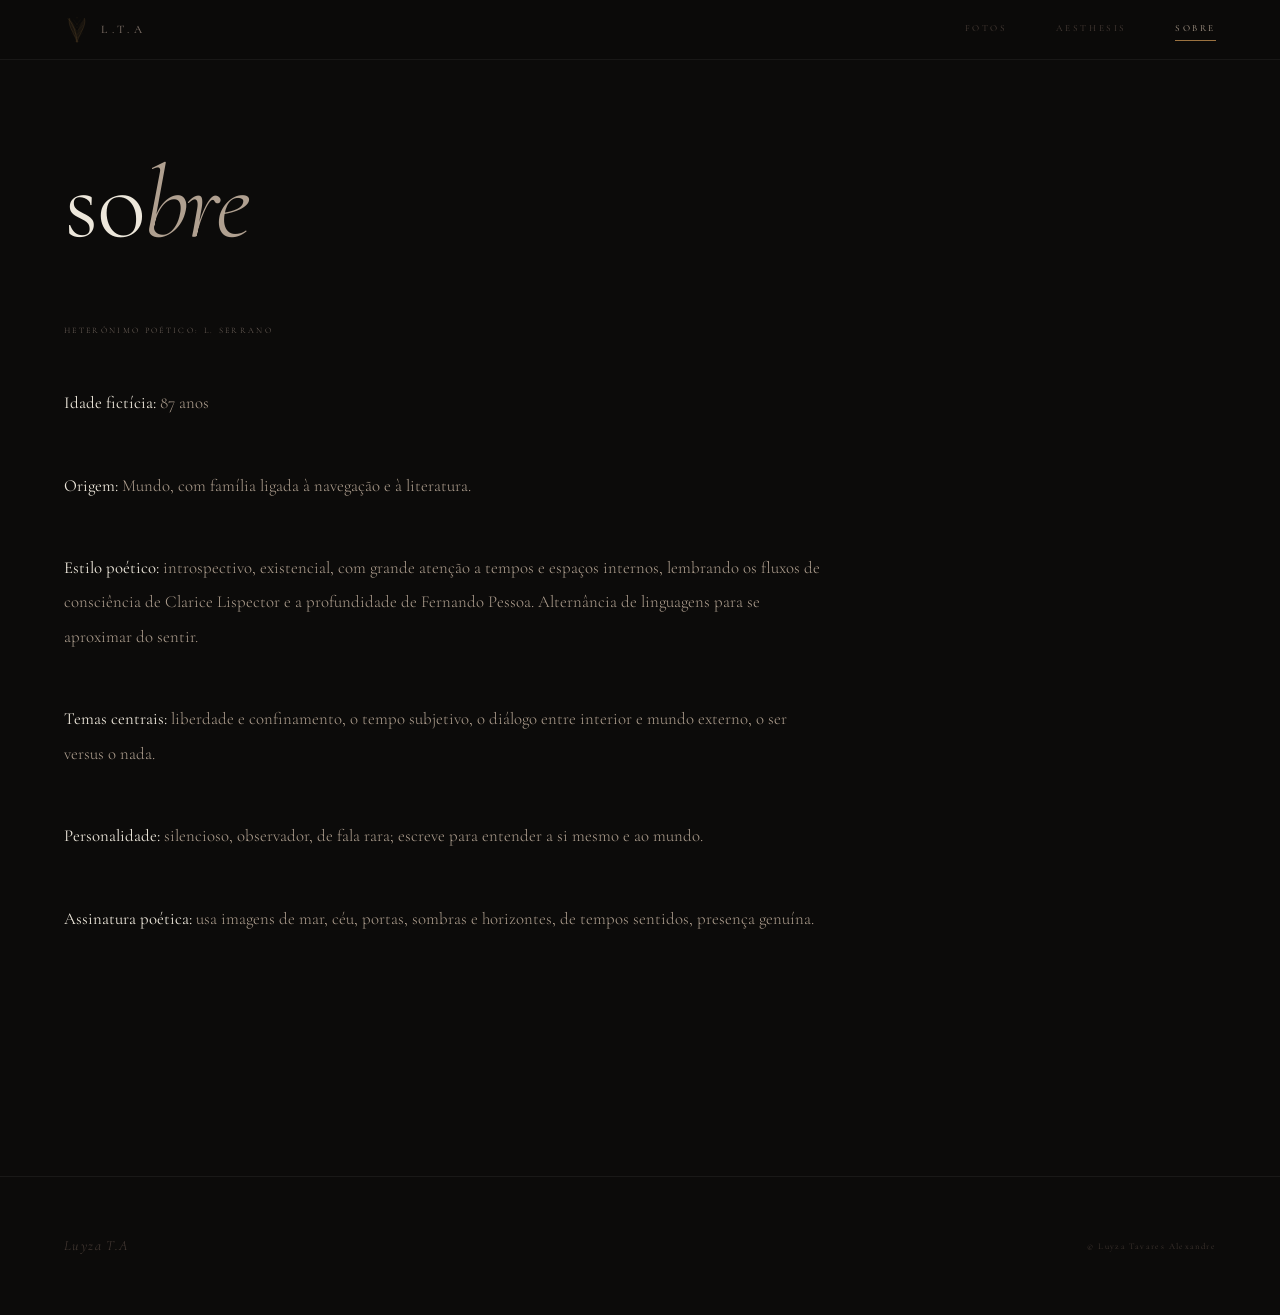
<file: sobre.html>
﻿<!DOCTYPE html>
<html lang="pt">
<head>
  <meta charset="UTF-8">
  <meta name="viewport" content="width=device-width, initial-scale=1.0">
  <meta name="description" content="Sobre — Luyza Tavares Alexandre, fotógrafa e escritora">
  <title>Sobre — Luyza T.A</title>
  <link rel="preconnect" href="https://fonts.googleapis.com">
  <link rel="preconnect" href="https://fonts.gstatic.com" crossorigin>
  <link href="https://fonts.googleapis.com/css2?family=Cormorant+Garamond:ital,wght@0,300;0,400;0,600;1,300;1,400;1,600&family=EB+Garamond:ital,wght@0,400;0,500;1,400;1,500&display=swap" rel="stylesheet">
  <link rel="stylesheet" href="css/style.css">
</head>
<body>

  <nav id="nav">
    <a href="index.html" class="nav-brand">
      <svg class="nav-feather" viewBox="0 0 100 120" fill="none" xmlns="http://www.w3.org/2000/svg" aria-hidden="true">
        <path d="M50 115 C48 95 44 72 36 52 C28 32 18 18 10 8" stroke="currentColor" stroke-width="1.8" stroke-linecap="round" fill="none"/>
        <path d="M50 115 C58 90 72 68 80 48 C88 28 88 12 84 6 C78 14 68 30 58 50 C50 68 46 90 50 115Z" fill="currentColor" opacity="0.18"/>
        <path d="M50 115 C58 90 72 68 80 48 C88 28 88 12 84 6" stroke="currentColor" stroke-width="1.4" stroke-linecap="round" fill="none"/>
        <path d="M50 115 C42 90 28 68 20 48 C12 28 12 12 16 6 C22 14 32 30 42 50 C50 68 54 90 50 115Z" fill="currentColor" opacity="0.18"/>
        <path d="M50 115 C42 90 28 68 20 48 C12 28 12 12 16 6" stroke="currentColor" stroke-width="1.4" stroke-linecap="round" fill="none"/>
        <path d="M50 6 C52 2 54 0 54 0 C52 4 50 6 50 6 C50 6 48 4 46 0 C46 0 48 2 50 6Z" fill="currentColor"/>
        <path d="M52 95 C60 88 68 82 76 74" stroke="currentColor" stroke-width="0.8" stroke-linecap="round" opacity="0.55" fill="none"/>
        <path d="M51 80 C60 72 70 65 78 57" stroke="currentColor" stroke-width="0.8" stroke-linecap="round" opacity="0.55" fill="none"/>
        <path d="M50 65 C59 56 68 48 76 40" stroke="currentColor" stroke-width="0.8" stroke-linecap="round" opacity="0.55" fill="none"/>
        <path d="M49 50 C57 41 65 33 72 25" stroke="currentColor" stroke-width="0.8" stroke-linecap="round" opacity="0.55" fill="none"/>
        <path d="M48 36 C54 28 60 20 66 13" stroke="currentColor" stroke-width="0.8" stroke-linecap="round" opacity="0.55" fill="none"/>
        <path d="M48 95 C40 88 32 82 24 74" stroke="currentColor" stroke-width="0.8" stroke-linecap="round" opacity="0.55" fill="none"/>
        <path d="M49 80 C40 72 30 65 22 57" stroke="currentColor" stroke-width="0.8" stroke-linecap="round" opacity="0.55" fill="none"/>
        <path d="M50 65 C41 56 32 48 24 40" stroke="currentColor" stroke-width="0.8" stroke-linecap="round" opacity="0.55" fill="none"/>
        <path d="M51 50 C43 41 35 33 28 25" stroke="currentColor" stroke-width="0.8" stroke-linecap="round" opacity="0.55" fill="none"/>
        <path d="M52 36 C46 28 40 20 34 13" stroke="currentColor" stroke-width="0.8" stroke-linecap="round" opacity="0.55" fill="none"/>
        <path d="M50 115 C47 110 44 108 42 112" stroke="currentColor" stroke-width="1.2" stroke-linecap="round" fill="none" opacity="0.6"/>
        <path d="M50 115 C53 110 56 108 58 112" stroke="currentColor" stroke-width="1.2" stroke-linecap="round" fill="none" opacity="0.6"/>
      </svg>
      L.T.A
    </a>
    <button class="nav-toggle" aria-label="Abrir menu" aria-expanded="false">
      <span></span><span></span>
    </button>
    <div class="nav-links">
      <a href="fotos.html">fotos</a>
      <a href="aesthesis.html">aesthesis</a>
      <a href="sobre.html">sobre</a>
    </div>
  </nav>

  <div class="page">

    <div class="sobre-layout">

      <!-- ── CONTENT COL ───────────────────────────────────── -->
      <div class="sobre-content-col">

        <h1 class="page-title reveal">
          so<em>bre</em>
        </h1>

        <div class="bio-block reveal reveal-delay-1">
          <p class="bio-label">Heterônimo Poético: L. Serrano</p>
        </div>

        <div class="bio-block reveal reveal-delay-2">
          <p class="bio-text"><strong>Idade fictícia:</strong> 87 anos</p>
        </div>

        <div class="bio-block reveal">
          <p class="bio-text">
            <strong>Origem:</strong> Mundo, com família ligada à navegação e à literatura.
          </p>
        </div>

        <div class="bio-block reveal">
          <p class="bio-text">
            <strong>Estilo poético:</strong> introspectivo, existencial, com grande atenção a tempos e espaços internos,
            lembrando os fluxos de consciência de Clarice Lispector e a profundidade de Fernando Pessoa.
            Alternância de linguagens para se aproximar do sentir.
          </p>
        </div>

        <div class="bio-block reveal">
          <p class="bio-text">
            <strong>Temas centrais:</strong> liberdade e confinamento, o tempo subjetivo,
            o diálogo entre interior e mundo externo, o ser versus o nada.
          </p>
        </div>

        <div class="bio-block reveal">
          <p class="bio-text">
            <strong>Personalidade:</strong> silencioso, observador, de fala rara;
            escreve para entender a si mesmo e ao mundo.
          </p>
        </div>

        <div class="bio-block reveal">
          <p class="bio-text">
            <strong>Assinatura poética:</strong> usa imagens de mar, céu, portas, sombras e horizontes,
            de tempos sentidos, presença genuína.
          </p>
        </div>


      </div>
    </div>

    <!-- ── FOOTER ─────────────────────────────────────────── -->
    <footer>
      <span class="footer-name">Luyza T.A</span>
      <span class="footer-copy">
        &copy; Luyza Tavares Alexandre
      </span>
    </footer>

  </div><!-- .page -->

  <script src="js/main.js"></script>
</body>
</html>
</file>
<file: css/style.css>
/* ============================================================
   LUYZA T.A — AESTHESIS
   Literary dark minimalist — Cormorant Garamond, open layout
   ============================================================ */

/* ── Design Tokens ─────────────────────────────────────────── */
:root {
  --bg:      #0c0b0a;
  --bg-2:    #111009;
  --bg-card: #141210;

  --line:    rgba(255, 255, 255, 0.06);
  --line-2:  rgba(255, 255, 255, 0.12);

  --text:    #ede7db;
  --text-2:  #b0a090;
  --text-3:  #756860;
  --text-4:  #4a3e38;

  --accent:     #9b7240;
  --accent-hot: #c09455;

  --font-serif: 'Cormorant Garamond', 'EB Garamond', Georgia, serif;

  --nav-h:  60px;
  --pad-x:  clamp(1.5rem, 5vw, 4rem);
  --col-w:  660px;

  --ease:      cubic-bezier(0.25, 0.1, 0.25, 1);
  --ease-slow: cubic-bezier(0.16, 1, 0.3, 1);
}

/* ── Reset ──────────────────────────────────────────────────── */
*, *::before, *::after { box-sizing: border-box; margin: 0; padding: 0; }
html { scroll-behavior: smooth; font-size: 16px; }

body {
  background-color: var(--bg);
  color: var(--text);
  font-family: var(--font-serif);
  font-weight: 300;
  line-height: 1.8;
  -webkit-font-smoothing: antialiased;
  -moz-osx-font-smoothing: grayscale;
  overflow-x: hidden;
  min-height: 100dvh;
}

a      { color: inherit; text-decoration: none; }
img    { display: block; max-width: 100%; }
ul     { list-style: none; }
button { background: none; border: none; cursor: pointer; font: inherit; color: inherit; }

/* ── Navigation ─────────────────────────────────────────────── */
nav {
  position: fixed;
  top: 0; left: 0; right: 0;
  z-index: 500;
  height: var(--nav-h);
  display: flex;
  align-items: center;
  justify-content: space-between;
  padding: 0 var(--pad-x);
  border-bottom: 1px solid var(--line);
  background: rgba(12, 11, 10, 0.96);
  backdrop-filter: blur(20px);
  -webkit-backdrop-filter: blur(20px);
}

.nav-brand {
  font-family: var(--font-serif);
  font-size: 0.72rem;
  font-weight: 500;
  letter-spacing: 0.38em;
  color: var(--text-3);
  display: flex;
  align-items: center;
  gap: 0.7rem;
  transition: color 0.3s var(--ease);
}
.nav-brand:hover { color: var(--text-2); }

.nav-feather {
  width: 26px; height: 26px;
  flex-shrink: 0;
  color: var(--accent);
  opacity: 0.55;
  transition: opacity 0.3s, color 0.3s;
}
.nav-brand:hover .nav-feather { opacity: 0.8; color: var(--accent-hot); }

.nav-links {
  display: flex;
  gap: 3rem;
  align-items: center;
}
.nav-links a {
  font-size: 0.58rem;
  font-weight: 400;
  letter-spacing: 0.28em;
  text-transform: uppercase;
  color: var(--text-4);
  transition: color 0.3s var(--ease);
  position: relative;
  padding-bottom: 2px;
}
.nav-links a::after {
  content: '';
  position: absolute;
  bottom: -2px; left: 0; right: 100%;
  height: 1px;
  background: var(--accent);
  transition: right 0.4s var(--ease-slow);
}
.nav-links a:hover       { color: var(--text-3); }
.nav-links a.active      { color: var(--text-2); }
.nav-links a:hover::after,
.nav-links a.active::after { right: 0; }

.nav-toggle {
  display: none;
  flex-direction: column;
  gap: 5px;
  padding: 6px;
  min-width: 44px; min-height: 44px;
  align-items: center; justify-content: center;
}
.nav-toggle span {
  display: block;
  width: 20px; height: 1px;
  background: var(--text-3);
  transition: all 0.3s var(--ease);
}
.nav-toggle.open span:first-child { transform: rotate(45deg) translate(4px, 4px); }
.nav-toggle.open span:last-child  { transform: rotate(-45deg) translate(4px, -4px); }

/* ── Page wrapper ───────────────────────────────────────────── */
.page {
  padding-top: var(--nav-h);
  min-height: 100dvh;
}
.page-enter { animation: page-in 0.8s var(--ease-slow) both; }
@keyframes page-in {
  from { opacity: 0; transform: translateY(8px); }
  to   { opacity: 1; transform: translateY(0); }
}

/* ── Footer ─────────────────────────────────────────────────── */
footer {
  padding: 3.5rem var(--pad-x);
  display: flex;
  align-items: center;
  justify-content: space-between;
  margin-top: 8rem;
  border-top: 1px solid var(--line);
}
.footer-name {
  font-family: var(--font-serif);
  font-size: 0.88rem;
  font-style: italic;
  letter-spacing: 0.1em;
  color: var(--text-4);
}
.footer-copy {
  font-size: 0.54rem;
  letter-spacing: 0.16em;
  color: var(--text-4);
  text-align: right;
  line-height: 2.1;
}

/* ── Section CTA ────────────────────────────────────────────── */
.section-cta {
  display: inline-flex;
  align-items: center;
  gap: 0.6rem;
  font-size: 0.58rem;
  letter-spacing: 0.28em;
  text-transform: uppercase;
  color: var(--text-3);
  margin-top: 3rem;
  transition: color 0.3s var(--ease);
}
.section-cta:hover { color: var(--accent-hot); }

/* ================================================================
   INDEX PAGE
   ================================================================ */
.hero {
  min-height: 52vh;
  display: flex;
  align-items: flex-end;
  padding: 4rem var(--pad-x) 3.5rem;
  border-bottom: 1px solid var(--line);
}
.hero-inner { width: 100%; }

.hero-name {
  font-family: var(--font-serif);
  font-size: clamp(0.65rem, 1.1vw, 0.8rem);
  font-weight: 300;
  letter-spacing: 0.45em;
  text-transform: uppercase;
  color: var(--text-3);
  font-style: italic;
}

/* Index photo grid */
.index-grid {
  display: grid;
  grid-template-columns: 2fr 1fr;
  gap: 2px;
  cursor: pointer;
}
.index-photo {
  position: relative;
  overflow: hidden;
  aspect-ratio: 3 / 2;
  background: var(--bg-card);
}
.index-photo.large {
  grid-row: span 2;
  aspect-ratio: auto;
}
.index-photo img {
  position: absolute; inset: 0;
  width: 100%; height: 100%;
  object-fit: cover;
  filter: brightness(0.8) contrast(1.05) saturate(0.68);
  transition: transform 1.1s var(--ease-slow), filter 0.9s var(--ease);
}
.index-grid:hover .index-photo img {
  transform: scale(1.025);
  filter: brightness(0.87) contrast(1.06) saturate(0.74);
}

/* Index poem section */
.index-poem {
  padding: 7rem var(--pad-x) 6rem;
  max-width: 560px;
}
.index-poem .poem-title {
  font-family: var(--font-serif);
  font-size: clamp(1.8rem, 3.2vw, 2.5rem);
  font-weight: 300;
  font-style: italic;
  line-height: 1.15;
  margin-bottom: 2.5rem;
  color: var(--text);
}
.index-poem .poem-body {
  font-family: var(--font-serif);
  font-style: italic;
  font-size: 1.12rem;
  line-height: 2.15;
  color: var(--text-2);
}
.index-poem .section-cta { margin-top: 2.5rem; }

/* ================================================================
   PAGE HEADER (fotos, aesthesis, sobre)
   ================================================================ */
.page-header {
  padding: 5rem var(--pad-x) 3.5rem;
  border-bottom: 1px solid var(--line);
}
.page-header-inner {
  display: flex;
  align-items: flex-end;
  justify-content: space-between;
  gap: 2rem;
}

.page-title {
  font-family: var(--font-serif);
  font-size: clamp(3rem, 8vw, 6.5rem);
  font-weight: 300;
  line-height: 0.93;
  letter-spacing: -0.02em;
  color: var(--text);
}
.page-title em { font-style: italic; color: var(--text-2); }

.page-subtitle {
  font-size: 0.56rem;
  letter-spacing: 0.28em;
  text-transform: uppercase;
  color: var(--text-3);
  padding-bottom: 0.4rem;
}

/* ================================================================
   FOTOS PAGE
   ================================================================ */
.photo-gallery {
  padding: 2px;
  display: grid;
  grid-template-columns: repeat(3, 1fr);
  gap: 2px;
}
.photo-item {
  position: relative;
  overflow: hidden;
  cursor: pointer;
  background: var(--bg-card);
  aspect-ratio: 3 / 2;
}
.photo-item.wide { grid-column: span 2; }
.photo-item.full { grid-column: span 3; aspect-ratio: 21 / 9; }

.photo-item img {
  position: absolute;
  inset: 0; width: 100%; height: 100%;
  object-fit: cover;
  transition: transform 1.1s var(--ease-slow), filter 0.9s var(--ease);
  filter: brightness(0.8) contrast(1.06) saturate(0.68);
}
.photo-item:hover img {
  transform: scale(1.04);
  filter: brightness(0.88) contrast(1.07) saturate(0.74);
}

.photo-overlay {
  position: absolute; inset: 0;
  background: linear-gradient(to top, rgba(10,8,6,0.7) 0%, transparent 50%);
  display: flex;
  flex-direction: column;
  justify-content: flex-end;
  padding: 1.2rem 1.4rem;
  opacity: 0;
  transition: opacity 0.4s var(--ease);
  z-index: 2;
}
.photo-item:hover .photo-overlay { opacity: 1; }
.overlay-num {
  font-size: 0.5rem;
  letter-spacing: 0.22em;
  color: var(--text-3);
}
.overlay-title {
  font-family: var(--font-serif);
  font-size: 1.1rem;
  font-style: italic;
  color: var(--text);
  margin-top: 0.2rem;
}
.overlay-year {
  font-size: 0.5rem;
  letter-spacing: 0.14em;
  color: var(--text-3);
  margin-top: 0.2rem;
}
.photo-fill { position: absolute; inset: 0; background: var(--bg-card); }

/* ================================================================
   AESTHESIS — POETRY COLLECTION
   ================================================================ */
.poems-collection {
  padding-bottom: 8rem;
}

.poem-item {
  display: grid;
  grid-template-columns: 64px 1fr;
  padding: 5rem var(--pad-x);
  border-bottom: 1px solid var(--line);
  gap: 0 3rem;
  max-width: 1060px;
  margin: 0 auto;
  width: 100%;
  transition: border-color 0.4s var(--ease);
}
.poem-item:first-child { border-top: 1px solid var(--line); }
.poem-item:hover { border-bottom-color: var(--line-2); }

/* Roman numeral — vertical, left column */
.poem-index-col {
  display: flex;
  flex-direction: column;
  align-items: flex-end;
  padding-top: 0.2rem;
}
.poem-roman {
  font-size: 0.48rem;
  letter-spacing: 0.32em;
  color: var(--text-4);
  text-transform: uppercase;
  writing-mode: vertical-rl;
  transform: rotate(180deg);
  user-select: none;
}

/* Content */
.poem-content-col { max-width: var(--col-w); }

.poem-image { margin: 0 0 2.5rem; }
.poem-image img {
  display: block;
  width: 100%;
  max-width: 400px;
  filter: grayscale(12%) contrast(1.03) brightness(0.84);
  transition: filter 1.2s var(--ease);
}
.poem-item:hover .poem-image img {
  filter: grayscale(2%) contrast(1.05) brightness(0.9);
}
.poem-image.landscape img { max-width: 100%; }
.poem-image.square img    { max-width: 310px; }
.poem-image.small img     { max-width: 210px; }
.poem-image.portrait img  { max-width: 290px; }
.poem-image.gif img       { filter: none; max-width: 310px; }

.poem-meta {
  display: flex;
  align-items: center;
  gap: 0.8rem;
  margin-bottom: 0.9rem;
}
.poem-author    { font-size: 0.53rem; letter-spacing: 0.25em; text-transform: uppercase; color: var(--text-3); }
.poem-meta-sep  { color: var(--text-4); font-size: 0.53rem; opacity: 0.6; }

.poem-title {
  font-family: var(--font-serif);
  font-size: clamp(1.25rem, 2.2vw, 1.9rem);
  font-weight: 300;
  font-style: italic;
  line-height: 1.2;
  margin-bottom: 2rem;
  color: var(--text);
}

.poem-body {
  font-family: var(--font-serif);
  font-style: italic;
  font-size: 1.12rem;
  font-weight: 300;
  line-height: 2;
  color: var(--text-2);
  max-width: 500px;
}
.poem-body p     { display: block; }
.poem-body .break { height: 0.8em; display: block; }

.poem-item.epigraph .poem-body {
  font-size: 1.02rem;
  color: var(--text-3);
  max-width: 460px;
}
.poem-item.epigraph .poem-title {
  font-size: clamp(1.1rem, 2vw, 1.6rem);
  color: var(--text-2);
}

.poem-date {
  margin-top: 2.5rem;
  font-size: 0.5rem;
  letter-spacing: 0.28em;
  text-transform: uppercase;
  color: var(--text-4);
}

/* ================================================================
   SOBRE PAGE
   ================================================================ */
.sobre-layout {
  padding: 6rem var(--pad-x) 4rem;
}
.sobre-content-col { max-width: 760px; }
.sobre-content-col .page-title { margin-bottom: 4.5rem; }

.bio-block { margin-bottom: 3rem; }
.bio-label {
  font-size: 0.52rem;
  letter-spacing: 0.28em;
  text-transform: uppercase;
  color: var(--text-3);
  margin-bottom: 0.9rem;
}
.bio-text {
  font-family: var(--font-serif);
  font-size: 1.05rem;
  line-height: 2.05;
  color: var(--text-2);
}
.bio-text strong { color: var(--text); font-weight: 400; }

.bio-statement {
  font-family: var(--font-serif);
  font-size: 1.4rem;
  font-style: italic;
  font-weight: 300;
  line-height: 1.75;
  color: var(--text);
  padding: 3rem 0;
  border-top: 1px solid var(--line);
  border-bottom: 1px solid var(--line);
  margin: 3.5rem 0;
}

/* ================================================================
   CONTATO PAGE
   ================================================================ */
.contato-layout {
  padding: 6rem var(--pad-x);
  display: grid;
  grid-template-columns: 1fr 1.3fr;
  gap: 7rem;
  align-items: start;
  max-width: 1060px;
}
.contato-info .page-title { margin-bottom: 3rem; }

.contact-item { margin-bottom: 2.5rem; }
.contact-label {
  font-size: 0.52rem;
  letter-spacing: 0.28em;
  text-transform: uppercase;
  color: var(--text-3);
  margin-bottom: 0.6rem;
}
.contact-value {
  font-family: var(--font-serif);
  font-size: 1.05rem;
  font-style: italic;
  color: var(--text-2);
  transition: color 0.3s var(--ease);
}
.contact-value:hover { color: var(--accent-hot); }

.social-row { display: flex; gap: 2rem; flex-wrap: wrap; margin-top: 3rem; }
.social-link {
  font-size: 0.56rem;
  letter-spacing: 0.24em;
  text-transform: uppercase;
  color: var(--text-3);
  transition: color 0.3s var(--ease);
  padding: 0.5rem 0;
  border-bottom: 1px solid var(--line);
}
.social-link:hover { color: var(--accent-hot); border-color: var(--line-2); }

/* Contact form */
.contact-form { padding-top: 0.25rem; }
.form-group { margin-bottom: 2.5rem; }
.form-label {
  display: block;
  font-size: 0.52rem;
  letter-spacing: 0.26em;
  text-transform: uppercase;
  color: var(--text-3);
  margin-bottom: 1rem;
}
.form-input,
.form-textarea {
  width: 100%;
  background: transparent;
  border: none;
  border-bottom: 1px solid var(--line-2);
  color: var(--text);
  font-family: var(--font-serif);
  font-size: 1rem;
  font-weight: 300;
  font-style: italic;
  padding: 0.75rem 0;
  outline: none;
  transition: border-color 0.3s var(--ease);
  resize: none;
  -webkit-appearance: none;
  appearance: none;
  border-radius: 0;
  caret-color: var(--accent);
  min-height: 44px;
}
.form-input:focus,
.form-textarea:focus { border-color: var(--accent); }
.form-input::placeholder,
.form-textarea::placeholder { color: var(--text-4); font-style: italic; }
.form-textarea { min-height: 140px; }

.btn-submit {
  display: inline-flex;
  align-items: center;
  font-family: var(--font-serif);
  font-size: 0.6rem;
  letter-spacing: 0.3em;
  text-transform: uppercase;
  font-style: italic;
  color: var(--text-3);
  background: transparent;
  padding: 0.9rem 2rem;
  cursor: pointer;
  border: 1px solid var(--line-2);
  transition: color 0.3s var(--ease), border-color 0.3s var(--ease);
  min-height: 44px;
}
.btn-submit:hover { color: var(--accent-hot); border-color: var(--accent); }

/* ================================================================
   REVEAL ANIMATIONS
   ================================================================ */
.reveal {
  opacity: 0;
  transform: translateY(14px);
  transition: opacity 0.9s var(--ease-slow), transform 0.9s var(--ease-slow);
}
.reveal.visible    { opacity: 1; transform: translateY(0); }
.reveal-delay-1    { transition-delay: 0.1s; }
.reveal-delay-2    { transition-delay: 0.22s; }
.reveal-delay-3    { transition-delay: 0.34s; }

/* ================================================================
   RESPONSIVE
   ================================================================ */
@media (max-width: 900px) {
  nav { padding: 0 1.5rem; }
  .nav-toggle { display: flex; }
  .nav-links {
    position: fixed;
    top: var(--nav-h); left: 0; right: 0;
    flex-direction: column;
    align-items: flex-start;
    background: rgba(12,11,10,0.98);
    padding: 2.5rem 1.5rem 4rem;
    gap: 2rem;
    border-bottom: 1px solid var(--line);
    transform: translateY(-110%);
    transition: transform 0.4s var(--ease-slow);
    backdrop-filter: blur(20px);
  }
  .nav-links.open { transform: translateY(0); }
  .nav-links a { font-size: 0.85rem; letter-spacing: 0.2em; }

  .hero { padding: 4rem 1.5rem 3rem; min-height: 38vh; }

  .page-header { padding: 4rem 1.5rem 3rem; }

  .photo-gallery { grid-template-columns: repeat(2, 1fr); }
  .photo-item.wide,
  .photo-item.full { grid-column: span 2; aspect-ratio: 3 / 2; }

  .poem-item {
    grid-template-columns: 44px 1fr;
    gap: 0 1.75rem;
    padding: 4rem 1.5rem;
    max-width: 100%;
  }

  .index-grid { grid-template-columns: 1fr 1fr; }
  .index-photo.large { grid-row: span 1; aspect-ratio: 3 / 2; }
  .index-poem { padding: 5rem 1.5rem 4rem; max-width: 100%; }

  .sobre-layout { padding: 4rem 1.5rem; }
  .sobre-content-col { max-width: 100%; }

  .contato-layout { grid-template-columns: 1fr; padding: 4rem 1.5rem; gap: 4rem; max-width: 100%; }

  footer { padding: 2.5rem 1.5rem; flex-direction: column; align-items: flex-start; gap: 1rem; }
}

@media (max-width: 600px) {
  .index-grid { grid-template-columns: 1fr; }
  .index-photo.large { grid-row: span 1; aspect-ratio: 3 / 2; }

  .photo-gallery { grid-template-columns: 1fr 1fr; }

  .poem-item {
    display: block;
    padding: 3.5rem 1.25rem;
  }
  .poem-index-col {
    flex-direction: row;
    align-items: center;
    margin-bottom: 1.75rem;
  }
  .poem-roman {
    writing-mode: horizontal-tb;
    transform: none;
    font-size: 0.5rem;
    letter-spacing: 0.3em;
  }

  .poem-body { font-size: 1.05rem; max-width: 100%; }
  .poem-image img,
  .poem-image.portrait img,
  .poem-image.square img,
  .poem-image.small img,
  .poem-image.landscape img { max-width: 100%; }
}

@media (prefers-reduced-motion: reduce) {
  .reveal { transition-duration: 0.2s; }
  .index-photo img, .photo-item img { transition-duration: 0.15s; }
}
</file>
